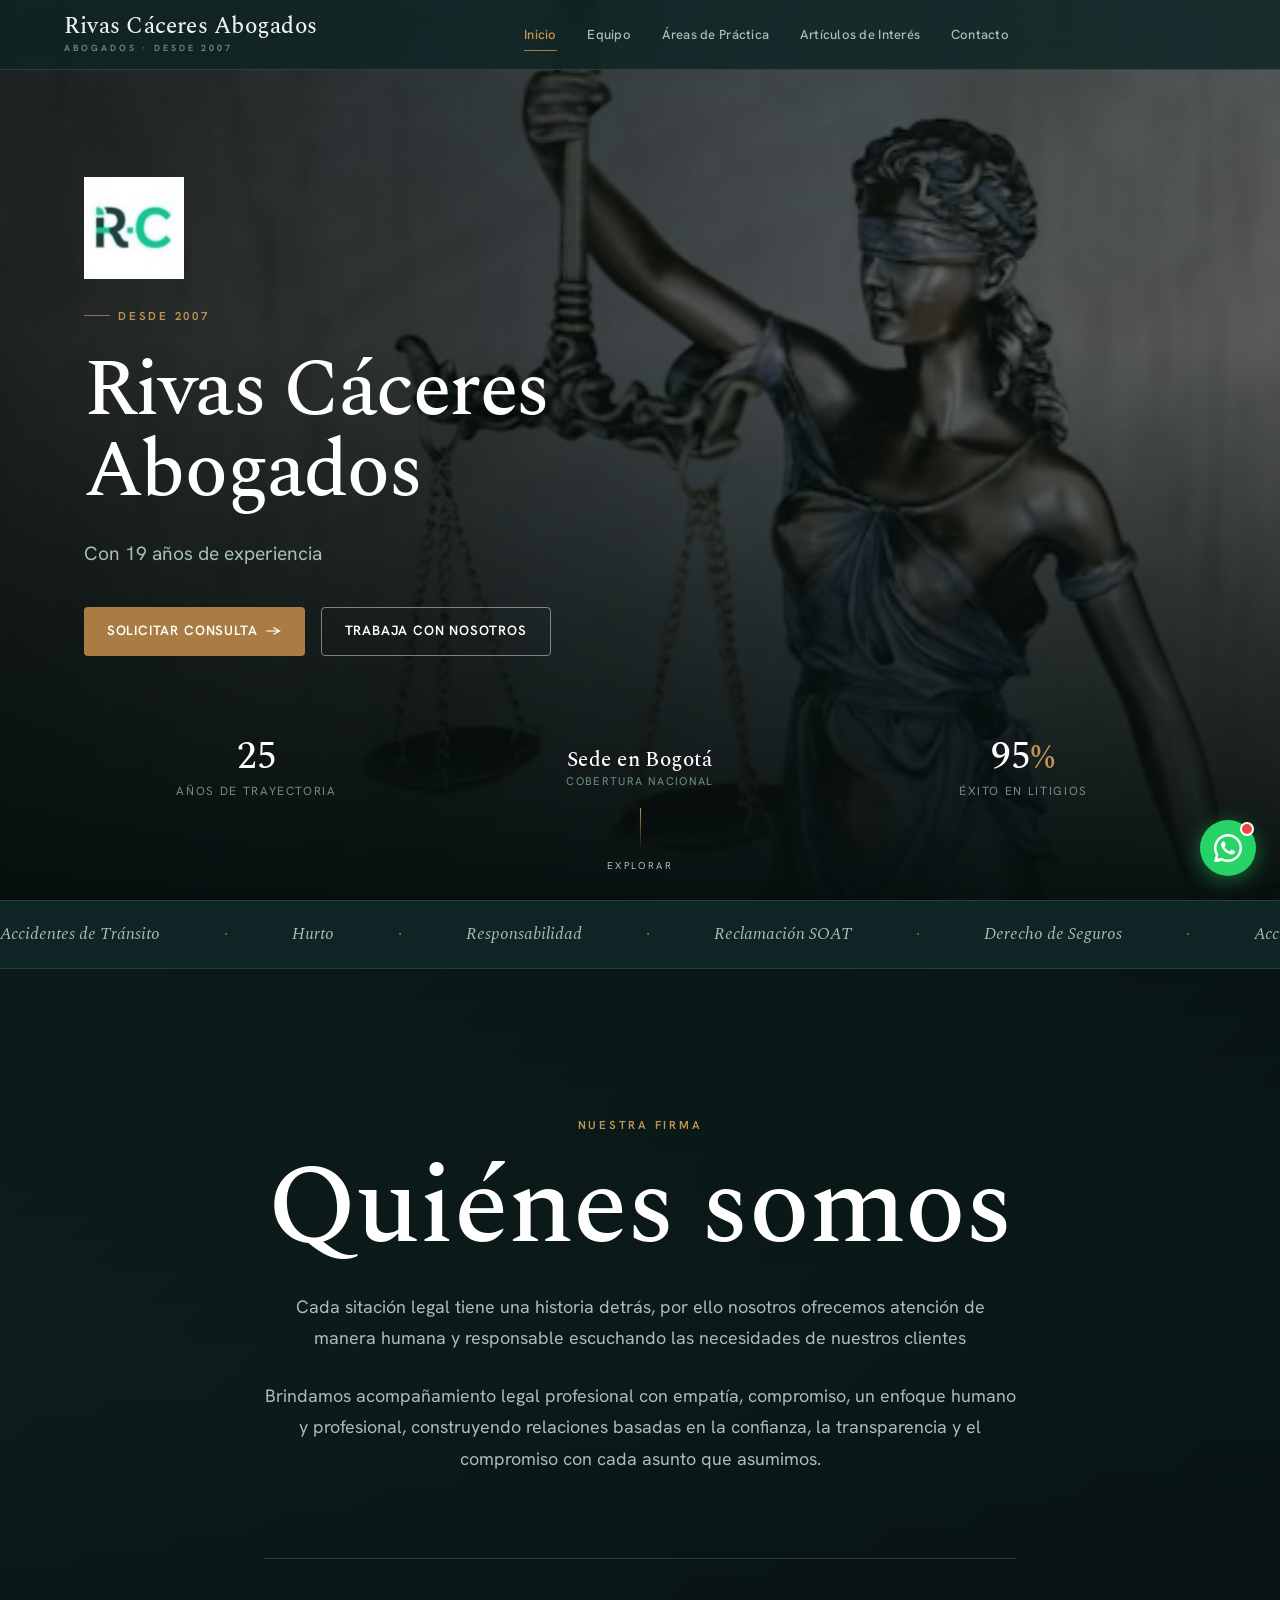
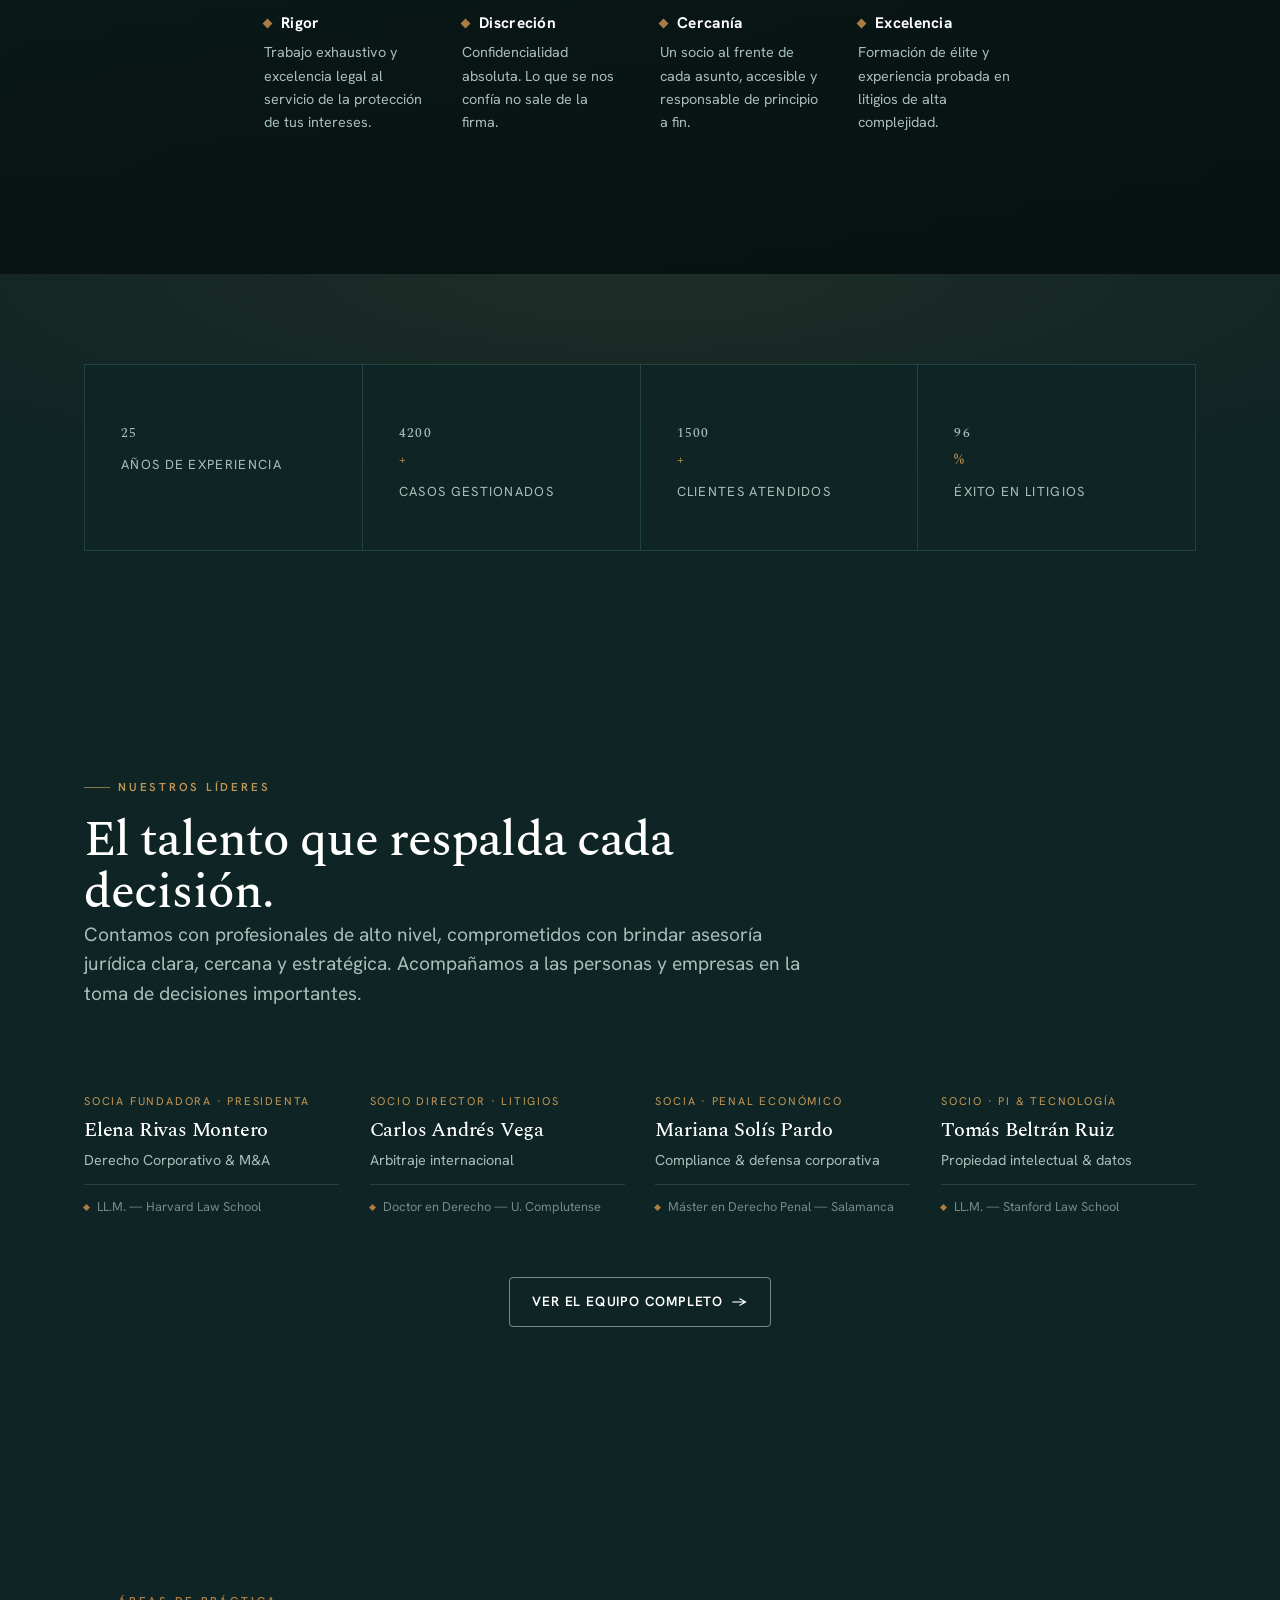
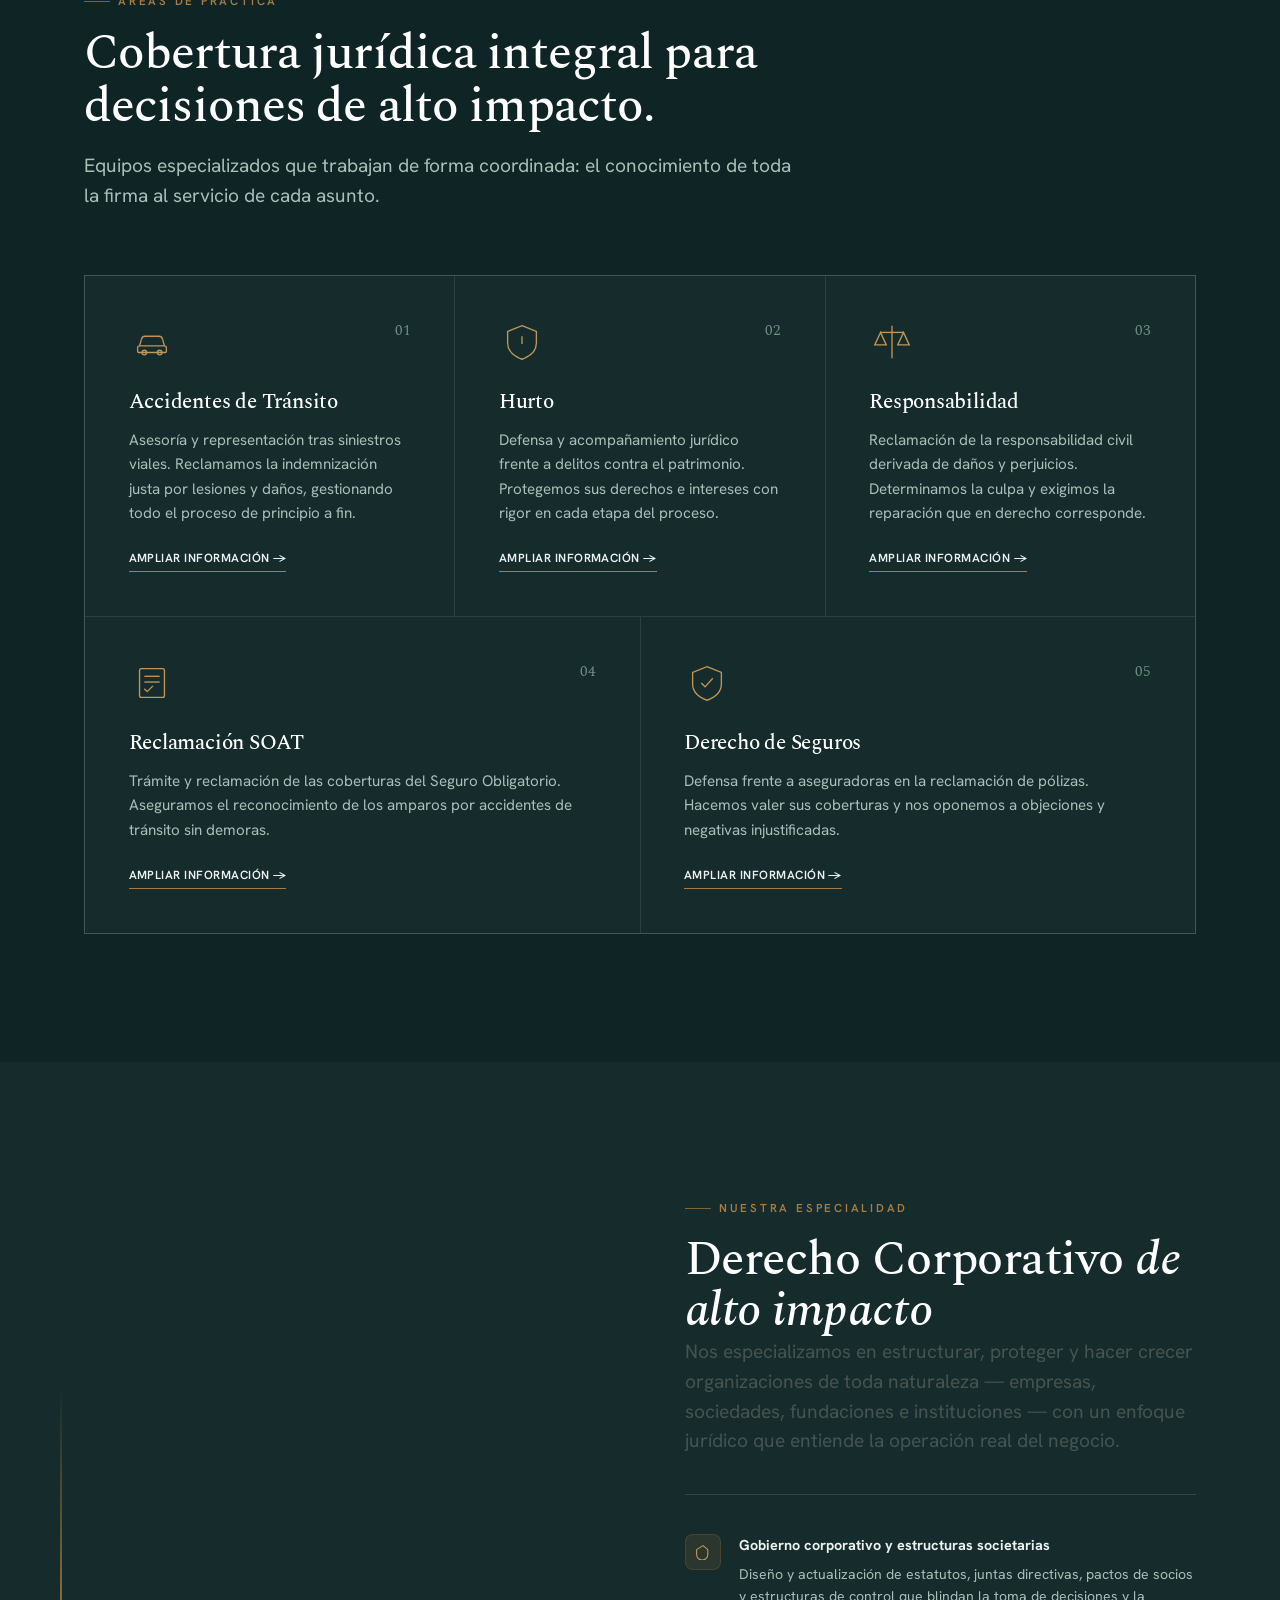
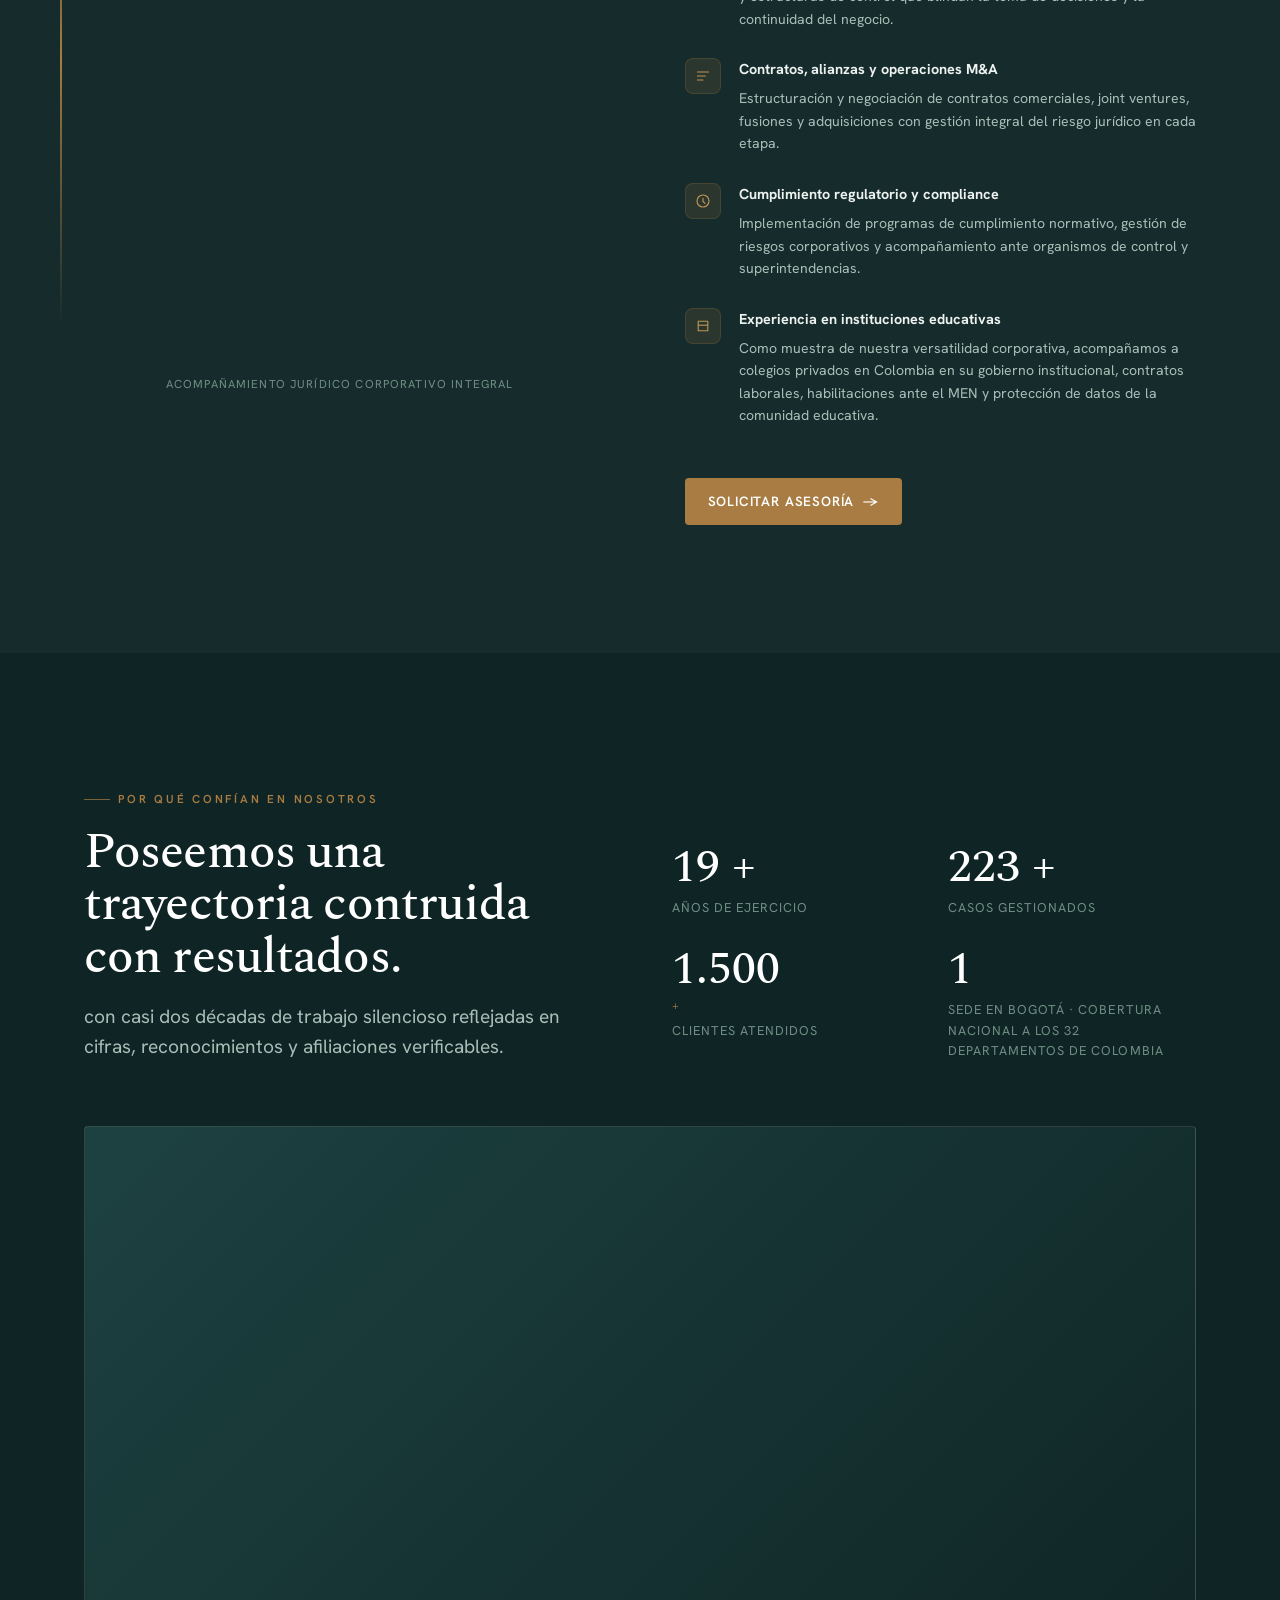
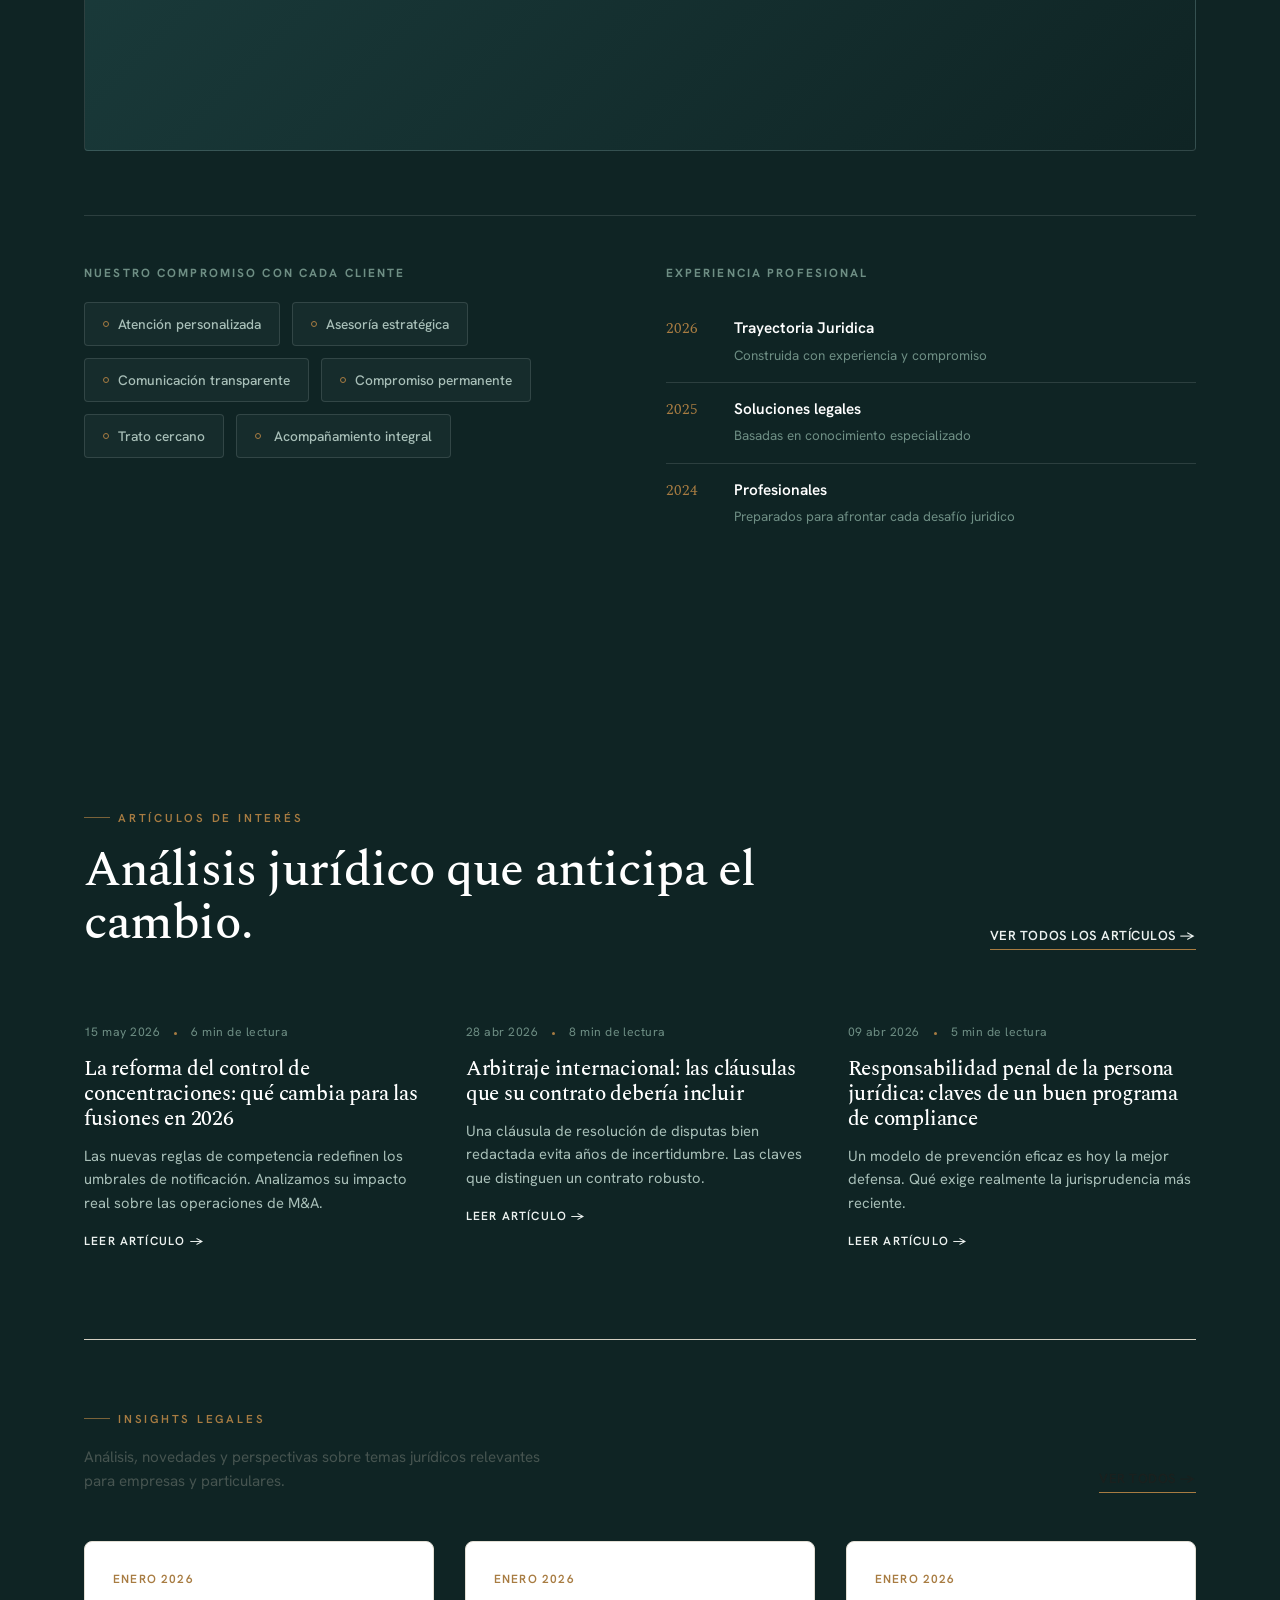
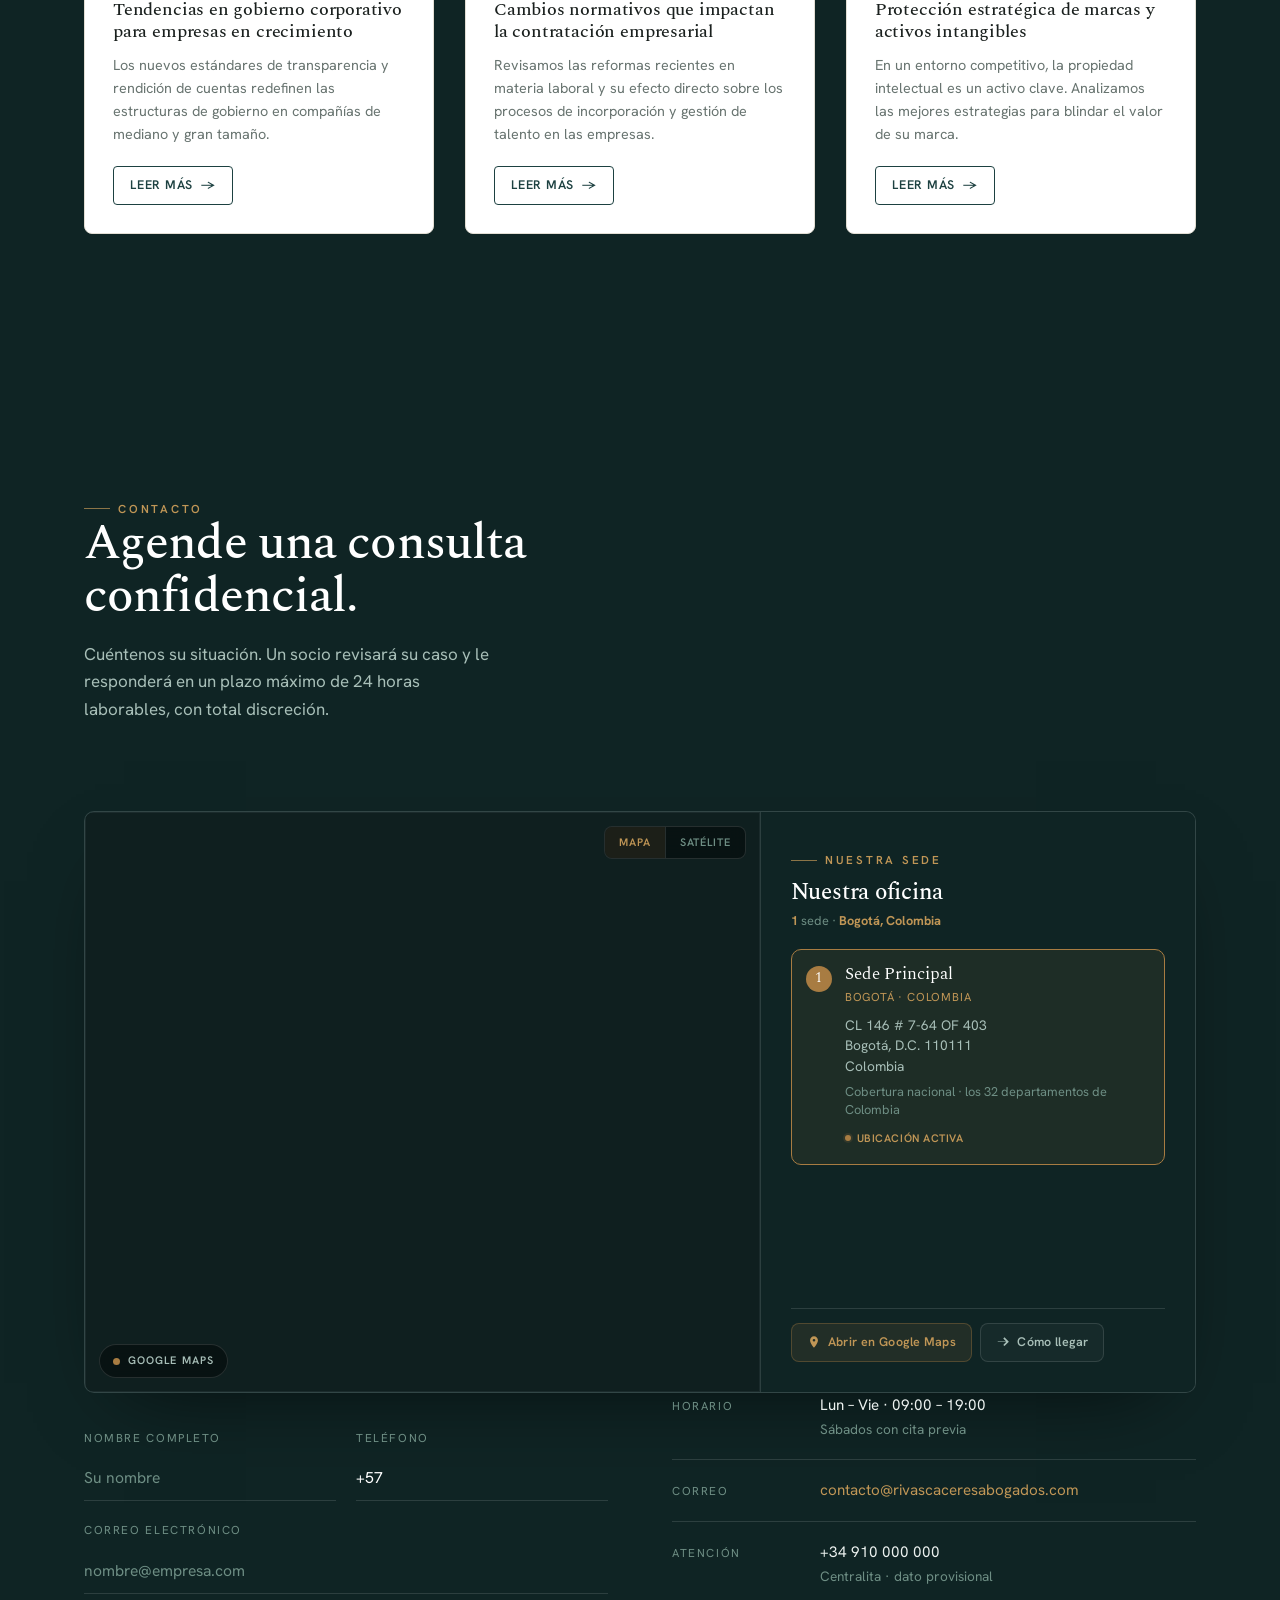
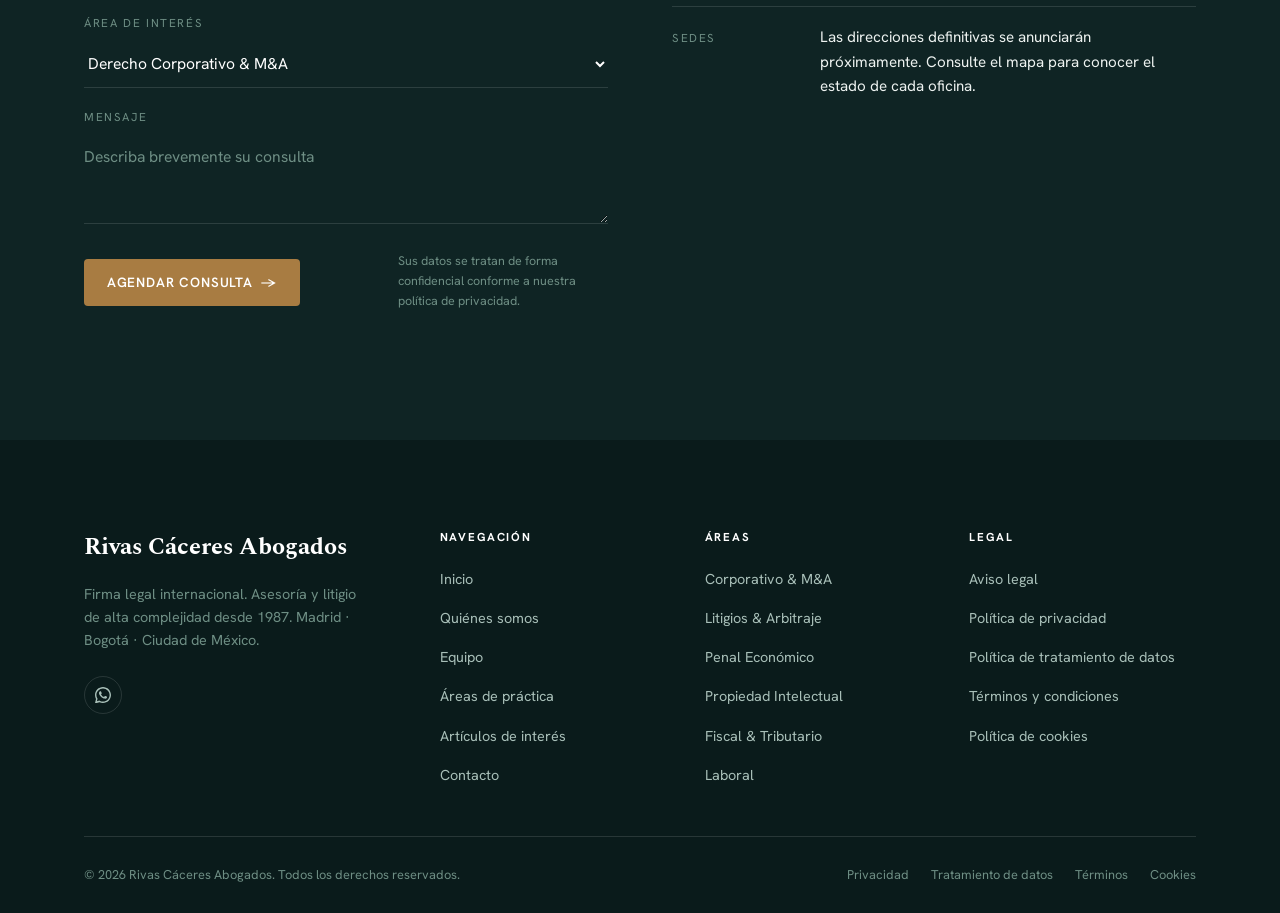
<file: index.html>
<!DOCTYPE html>
<html lang="es">
<head>
<meta charset="UTF-8" />
<meta name="viewport" content="width=device-width, initial-scale=1" />
<title>Rivas Cáceres Abogados — Firma legal internacional | Derecho corporativo y litigios</title>
<meta name="description" content="Firma legal internacional con 38 años de experiencia en asesoría y litigio de alta complejidad. Sedes en Madrid, Bogotá y Ciudad de México. Solicite su consulta." />
<meta name="robots" content="index, follow" />
<meta name="author" content="Rivas Cáceres Abogados" />
<meta name="theme-color" content="#1D4141" />
<link rel="canonical" href="https://www.rivasyasociados.com/" />

<!-- Open Graph -->
<meta property="og:type" content="website" />
<meta property="og:site_name" content="Rivas Cáceres Abogados" />
<meta property="og:title" content="Rivas Cáceres Abogados — Firma legal internacional" />
<meta property="og:description" content="38 años defendiendo a empresas y patrimonios. Asesoría y litigio de alta complejidad en tres continentes." />
<meta property="og:locale" content="es_ES" />
<meta property="og:url" content="https://www.rivasyasociados.com/" />
<meta name="twitter:card" content="summary_large_image" />
<meta name="twitter:title" content="Rivas Cáceres Abogados — Firma legal internacional" />
<meta name="twitter:description" content="38 años de experiencia en asesoría y litigio de alta complejidad." />

<link rel="preconnect" href="https://fonts.googleapis.com" />
<link rel="preconnect" href="https://fonts.gstatic.com" crossorigin />
<link href="https://fonts.googleapis.com/css2?family=Spectral:ital,wght@0,300;0,400;0,500;0,600;1,400;1,500&family=Hanken+Grotesk:wght@400;500;600;700&family=Cormorant+Garamond:wght@400;500;600&family=Libre+Caslon+Display&display=swap" rel="stylesheet" />
<link rel="stylesheet" href="styles.css" />
<link rel="stylesheet" href="blocks.css" />
<link rel="stylesheet" href="contact-map.css" />
<link rel="stylesheet" href="careers.css" />
<link rel="stylesheet" href="article-modal.css" />

<script type="application/ld+json">
{
  "@context": "https://schema.org",
  "@type": "LegalService",
  "name": "Rivas Cáceres Abogados",
  "description": "Firma legal internacional especializada en derecho corporativo, litigios y arbitraje de alta complejidad.",
  "foundingDate": "1987",
  "areaServed": ["ES", "CO", "MX"],
  "address": {
    "@type": "PostalAddress",
    "streetAddress": "Paseo de la Castellana 120",
    "addressLocality": "Madrid",
    "addressCountry": "ES"
  },
  "telephone": "+34 910 000 000",
  "email": "contacto@rivascaceresabogados.com"
}
</script>
</head>
<body>

<!-- ============================================= NAV -->
<header class="nav" data-screen-label="Navegación">
  <a class="brand" href="#inicio" aria-label="Rivas Cáceres Abogados, inicio">
    <span>
      <b>Rivas Cáceres Abogados</b>
      <small>ABOGADOS · DESDE 2007</small>
    </span>
  </a>
  <nav class="nav-links" aria-label="Principal">
    <a href="#inicio">Inicio</a>
    <a href="#equipo">Equipo</a>
    <a href="#areas">Áreas de Práctica</a>
    <a href="#articulos">Artículos de Interés</a>
    <a href="#contacto">Contacto</a>
  </nav>
  <div class="nav-cta">
    <button class="burger" aria-label="Abrir menú" aria-expanded="false"><span></span><span></span><span></span></button>
  </div>
</header>

<nav class="mobile-menu" aria-label="Menú móvil">
  <a href="#inicio"><span class="idx">01</span>Inicio</a>
  <a href="#equipo"><span class="idx">02</span>Equipo</a>
  <a href="#areas"><span class="idx">03</span>Áreas de Práctica</a>
  <a href="#articulos"><span class="idx">04</span>Artículos</a>
  <a href="#contacto"><span class="idx">05</span>Contacto</a>
  <a href="#contacto" class="btn btn--gold">Solicitar Consulta</a>
</nav>

<main>

<!-- ============================================= HERO · ATENCIÓN -->
<section class="hero" id="inicio" data-screen-label="Hero" data-block="hero" data-block-name="Hero">
  <div class="hero__media">
    <div class="hero__slides" id="hero-slides" role="img" aria-label="Imágenes corporativas de la firma"></div>
  </div>

  <div class="hero__inner wrap">
    <img src="logo.png" alt="Rivas Cáceres Abogados" class="hero__logo" />
    <span class="eyebrow">DESDE 2007</span>
    <h1 class="display">Rivas Cáceres Abogados</h1>
    <p class="hero__sub">Con 19 años de experiencia</p>
    <div class="hero__cta">
      <a href="#contacto" class="btn btn--gold">Solicitar Consulta <span class="arr">→</span></a>
      <button type="button" class="btn btn--ghost-light" data-careers-open>Trabaja con Nosotros</button>
    </div>
    <div class="hero__meta">
      <div class="stat"><b class="serif-num" data-count="25">19</b><span>Años de trayectoria</span></div>
      <div class="stat stat--text"><span>Sede en Bogotá</span><span>Cobertura Nacional</span></div>
      <div class="stat"><b class="serif-num"><span data-count="95">0</span><span class="u">%</span></b><span>Éxito en litigios</span></div>
    </div>
  </div>

  <a href="#nosotros" class="scroll-cue" aria-label="Continuar">
    <span class="line"></span>
    Explorar
  </a>
</section>

<!-- ============================================= MARQUEE de reconocimiento -->
<div class="marquee" aria-hidden="true" data-block="marquee" data-block-name="Marquesina">
  <div class="marquee__track">
    <span>Accidentes de Tránsito</span><span>Hurto</span><span>Responsabilidad</span><span>Reclamación SOAT</span><span>Derecho de Seguros</span>
    <span>Accidentes de Tránsito</span><span>Hurto</span><span>Responsabilidad</span><span>Reclamación SOAT</span><span>Derecho de Seguros</span>
  </div>
</div>

<!-- ============================================= QUIÉNES SOMOS · INTERÉS -->
<section class="about" id="nosotros" data-screen-label="Quiénes somos" data-block="about" data-block-name="Quiénes somos">
  <div class="about__bg"></div>
  <div class="wrap about__content">
    <span class="eyebrow eyebrow--center reveal">Nuestra firma</span>
    <h2 class="about__title reveal d1">Quiénes somos</h2>
    <p class="about__lead reveal d2">Cada sitación legal tiene una historia detrás, por ello nosotros ofrecemos atención de manera humana y responsable escuchando las necesidades de nuestros clientes</p>
    <p class="about__lead reveal d2">Brindamos acompañamiento legal profesional con empatía, compromiso, un enfoque humano y profesional, construyendo relaciones basadas en la confianza, la transparencia y el compromiso con cada asunto que asumimos.</p>



    <div class="about__values reveal d3">
      <div class="v"><h4>Rigor</h4><p>Trabajo exhaustivo y excelencia legal al servicio de la protección de tus intereses.</p></div>
      <div class="v"><h4>Discreción</h4><p>Confidencialidad absoluta. Lo que se nos confía no sale de la firma.</p></div>
      <div class="v"><h4>Cercanía</h4><p>Un socio al frente de cada asunto, accesible y responsable de principio a fin.</p></div>
      <div class="v"><h4>Excelencia</h4><p>Formación de élite y experiencia probada en litigios de alta complejidad.</p></div>
    </div>
  </div>
</section>

<!-- ============================================= STATS · CONFIANZA strip -->
<section class="section--tight stats" data-screen-label="Cifras" data-block="stats" data-block-name="Cifras">
  <div class="wrap">
    <div class="stats__grid">
      <div class="stats__cell reveal"><b><span class="serif-num" data-count="25">19</span></b><span>Años de experiencia</span></div>
      <div class="stats__cell reveal d1"><b><span class="serif-num" data-count="4200">223</span><span class="u">+</span></b><span>Casos gestionados</span></div>
      <div class="stats__cell reveal d2"><b><span class="serif-num" data-count="1500">0</span><span class="u">+</span></b><span>Clientes atendidos</span></div>
      <div class="stats__cell reveal d3"><b><span class="serif-num" data-count="96">99</span><span class="u">%</span></b><span>Éxito en litigios</span></div>
    </div>
  </div>
</section>

<!-- ============================================= EQUIPO · DESEO -->
<section class="section team" id="equipo" data-screen-label="Equipo" data-block="team" data-block-name="Equipo">
  <div class="wrap">
    <div class="section-head reveal">
      <span class="eyebrow">Nuestros líderes</span>
      <h2 class="h2">El talento que respalda cada decisión.</h2>
      <p class="lead">Contamos con profesionales de alto nivel, comprometidos con brindar asesoría jurídica clara, cercana y estratégica. Acompañamos a las personas y empresas en la toma de decisiones importantes.</p>
    </div>
    <div class="team__grid">

      <article class="member reveal">
        <div class="member__photo">
          <image-slot id="team-1" shape="rect" fit="cover" placeholder="Retrato — Socia fundadora"></image-slot>
        </div>
        <div class="member__role">Socia Fundadora · Presidenta</div>
        <h3>Elena Rivas Montero</h3>
        <p class="spec">Derecho Corporativo &amp; M&amp;A</p>
        <p class="edu">LL.M. — Harvard Law School</p>
      </article>

      <article class="member reveal d1">
        <div class="member__photo">
          <image-slot id="team-2" shape="rect" fit="cover" placeholder="Retrato — Socio director"></image-slot>
        </div>
        <div class="member__role">Socio Director · Litigios</div>
        <h3>Carlos Andrés Vega</h3>
        <p class="spec">Arbitraje internacional</p>
        <p class="edu">Doctor en Derecho — U. Complutense</p>
      </article>

      <article class="member reveal d2">
        <div class="member__photo">
          <image-slot id="team-3" shape="rect" fit="cover" placeholder="Retrato — Socia"></image-slot>
        </div>
        <div class="member__role">Socia · Penal Económico</div>
        <h3>Mariana Solís Pardo</h3>
        <p class="spec">Compliance &amp; defensa corporativa</p>
        <p class="edu">Máster en Derecho Penal — Salamanca</p>
      </article>

      <article class="member reveal d3">
        <div class="member__photo">
          <image-slot id="team-4" shape="rect" fit="cover" placeholder="Retrato — Socio"></image-slot>
        </div>
        <div class="member__role">Socio · PI &amp; Tecnología</div>
        <h3>Tomás Beltrán Ruiz</h3>
        <p class="spec">Propiedad intelectual &amp; datos</p>
        <p class="edu">LL.M. — Stanford Law School</p>
      </article>

    </div>
    <div class="team__foot reveal">
      <a href="#contacto" class="btn btn--ghost-light">Ver el equipo completo <span class="arr">→</span></a>
    </div>
  </div>
</section>

<!-- ============================================= ÁREAS DE PRÁCTICA · INTERÉS -->
<section class="section areas" id="areas" data-screen-label="Áreas de práctica" data-block="areas" data-block-name="Áreas de Práctica">
  <div class="wrap">
    <div class="section-head reveal">
      <span class="eyebrow">Áreas de práctica</span>
      <h2 class="h2">Cobertura jurídica integral para decisiones de alto impacto.</h2>
      <p class="lead" style="margin-top:18px">Equipos especializados que trabajan de forma coordinada: el conocimiento de toda la firma al servicio de cada asunto.</p>
    </div>
    <div class="areas__grid reveal d1">

      <article class="area">
        <svg class="area__ico" viewBox="0 0 48 48" fill="none" stroke="currentColor" stroke-width="1.4" aria-hidden="true">
          <path d="M11 28 l2 -7 a4 4 0 0 1 4 -3 h14 a4 4 0 0 1 4 3 l2 7"/><rect x="9" y="28" width="30" height="7" rx="2"/><circle cx="16" cy="35" r="2.4"/><circle cx="32" cy="35" r="2.4"/>
        </svg>
        <span class="area__num serif-num">01</span>
        <h3>Accidentes de Tránsito</h3>
        <p>Asesoría y representación tras siniestros viales. Reclamamos la indemnización justa por lesiones y daños, gestionando todo el proceso de principio a fin.</p>
        <a href="#contacto" class="link-more">Ampliar información →</a>
      </article>

      <article class="area">
        <svg class="area__ico" viewBox="0 0 48 48" fill="none" stroke="currentColor" stroke-width="1.4" aria-hidden="true">
          <path d="M24 7 L39 13 V25 C39 34 32 39 24 42 C16 39 9 34 9 25 V13 Z"/><path d="M24 18 v8 M24 30 h.01"/>
        </svg>
        <span class="area__num serif-num">02</span>
        <h3>Hurto</h3>
        <p>Defensa y acompañamiento jurídico frente a delitos contra el patrimonio. Protegemos sus derechos e intereses con rigor en cada etapa del proceso.</p>
        <a href="#contacto" class="link-more">Ampliar información →</a>
      </article>

      <article class="area">
        <svg class="area__ico" viewBox="0 0 48 48" fill="none" stroke="currentColor" stroke-width="1.4" aria-hidden="true">
          <line x1="24" y1="7" x2="24" y2="41"/><line x1="12" y1="14" x2="36" y2="14"/><path d="M12 14 L6 27 H18 Z"/><path d="M36 14 L30 27 H42 Z"/>
        </svg>
        <span class="area__num serif-num">03</span>
        <h3>Responsabilidad</h3>
        <p>Reclamación de la responsabilidad civil derivada de daños y perjuicios. Determinamos la culpa y exigimos la reparación que en derecho corresponde.</p>
        <a href="#contacto" class="link-more">Ampliar información →</a>
      </article>

      <article class="area">
        <svg class="area__ico" viewBox="0 0 48 48" fill="none" stroke="currentColor" stroke-width="1.4" aria-hidden="true">
          <rect x="11" y="9" width="26" height="30" rx="2"/><line x1="16" y1="17" x2="32" y2="17"/><line x1="16" y1="23" x2="32" y2="23"/><path d="M16 30 l3 3 6 -6"/>
        </svg>
        <span class="area__num serif-num">04</span>
        <h3>Reclamación SOAT</h3>
        <p>Trámite y reclamación de las coberturas del Seguro Obligatorio. Aseguramos el reconocimiento de los amparos por accidentes de tránsito sin demoras.</p>
        <a href="#contacto" class="link-more">Ampliar información →</a>
      </article>

      <article class="area">
        <svg class="area__ico" viewBox="0 0 48 48" fill="none" stroke="currentColor" stroke-width="1.4" aria-hidden="true">
          <path d="M24 7 L39 13 V25 C39 34 32 39 24 42 C16 39 9 34 9 25 V13 Z"/><path d="M18 24 l4 4 8 -9"/>
        </svg>
        <span class="area__num serif-num">05</span>
        <h3>Derecho de Seguros</h3>
        <p>Defensa frente a aseguradoras en la reclamación de pólizas. Hacemos valer sus coberturas y nos oponemos a objeciones y negativas injustificadas.</p>
        <a href="#contacto" class="link-more">Ampliar información →</a>
      </article>

    </div>
  </div>
</section>

<!-- ============================================= NUESTRA ESPECIALIDAD -->
<section class="section especialidad" id="especialidad" data-screen-label="Nuestra Especialidad" data-block="especialidad" data-block-name="Nuestra Especialidad">
  <div class="wrap">
    <div class="esp__split">

      <!-- Imagen (arrastra tu foto aquí) -->
      <div class="esp__img reveal">
        <image-slot id="spec-main" shape="rounded" fit="cover" placeholder="Imagen corporativa · reunión de directivos, firma de contrato, sala de juntas"></image-slot>
        <div class="esp__img-caption">Acompañamiento jurídico corporativo integral</div>
      </div>

      <!-- Contenido -->
      <div class="esp__body">
        <div class="section-head reveal" style="margin-bottom:clamp(28px,3vw,44px)">
          <span class="eyebrow">Nuestra Especialidad</span>
          <h2 class="h2 esp__title reveal d1">Derecho Corporativo <em>de alto impacto</em></h2>
          <p class="lead reveal d2">Nos especializamos en estructurar, proteger y hacer crecer organizaciones de toda naturaleza — empresas, sociedades, fundaciones e instituciones — con un enfoque jurídico que entiende la operación real del negocio.</p>
        </div>

        <div class="esp__points reveal d2">
          <div class="esp__point">
            <span class="esp__point-icon" aria-hidden="true">
              <svg viewBox="0 0 20 20" fill="none"><path d="M10 2L2 7v6c0 3.87 3.13 7 7 7s7-3.13 7-7V7L10 2z" stroke="currentColor" stroke-width="1.4" stroke-linejoin="round"/></svg>
            </span>
            <div>
              <strong>Gobierno corporativo y estructuras societarias</strong>
              <p>Diseño y actualización de estatutos, juntas directivas, pactos de socios y estructuras de control que blindan la toma de decisiones y la continuidad del negocio.</p>
            </div>
          </div>
          <div class="esp__point">
            <span class="esp__point-icon" aria-hidden="true">
              <svg viewBox="0 0 20 20" fill="none"><path d="M3 5h14M3 10h10M3 15h7" stroke="currentColor" stroke-width="1.4" stroke-linecap="round"/></svg>
            </span>
            <div>
              <strong>Contratos, alianzas y operaciones M&amp;A</strong>
              <p>Estructuración y negociación de contratos comerciales, joint ventures, fusiones y adquisiciones con gestión integral del riesgo jurídico en cada etapa.</p>
            </div>
          </div>
          <div class="esp__point">
            <span class="esp__point-icon" aria-hidden="true">
              <svg viewBox="0 0 20 20" fill="none"><circle cx="10" cy="10" r="7.5" stroke="currentColor" stroke-width="1.4"/><path d="M10 6.5v4l2.5 2.5" stroke="currentColor" stroke-width="1.4" stroke-linecap="round"/></svg>
            </span>
            <div>
              <strong>Cumplimiento regulatorio y compliance</strong>
              <p>Implementación de programas de cumplimiento normativo, gestión de riesgos corporativos y acompañamiento ante organismos de control y superintendencias.</p>
            </div>
          </div>
          <div class="esp__point">
            <span class="esp__point-icon" aria-hidden="true">
              <svg viewBox="0 0 20 20" fill="none"><path d="M4 4h12v12H4z" stroke="currentColor" stroke-width="1.4" stroke-linejoin="round"/><path d="M4 9h12" stroke="currentColor" stroke-width="1.4"/></svg>
            </span>
            <div>
              <strong>Experiencia en instituciones educativas</strong>
              <p>Como muestra de nuestra versatilidad corporativa, acompañamos a colegios privados en Colombia en su gobierno institucional, contratos laborales, habilitaciones ante el MEN y protección de datos de la comunidad educativa.</p>
            </div>
          </div>
        </div>

        <div class="reveal d3" style="margin-top:clamp(32px,4vw,52px)">
          <a href="#contacto" class="btn btn--gold">Solicitar asesoría <span class="arr">→</span></a>
        </div>
      </div>

    </div>
  </div>
</section>

<!-- ============================================= CONFIANZA / CREDIBILIDAD · DESEO -->
<section class="section trust" data-screen-label="Confianza" data-block="trust" data-block-name="Confianza">
  <div class="wrap">
    <div class="trust__top">
      <div class="section-head reveal" style="margin-bottom:0">
        <span class="eyebrow">Por qué confían en nosotros</span>
        <h2 class="h2">Poseemos una trayectoria contruida con resultados.</h2>
        <p class="lead" style="margin-top:18px">con casi dos décadas de trabajo silencioso reflejadas en cifras, reconocimientos y afiliaciones verificables.</p>
      </div>
      <div class="trust__creds reveal d1">
        <div class="c"><b class="serif-num">19
+</b><span>Años de ejercicio</span></div>
        <div class="c"><b class="serif-num">223

+</b><span>Casos gestionados</span></div>
        <div class="c"><b class="serif-num">1.500<span class="u">+</span></b><span>Clientes atendidos</span></div>
        <div class="c"><b class="serif-num" data-count="1">0</b><span>Sede en Bogotá · Cobertura nacional a los 32 departamentos de Colombia</span></div>
      </div>
    </div>

    <figure class="trust__video reveal d1" data-video>
      <div class="trust__video-frame">
        <iframe src="https://www.youtube.com/embed/fhjoI8JW4tc?rel=0&modestbranding=1" allowfullscreen allow="accelerometer; autoplay; clipboard-write; encrypted-media; gyroscope; picture-in-picture"></iframe>
      </div>
    </figure>

    <div class="trust__bar">
      <div class="trust__col reveal">
        <h4>NUESTRO COMPROMISO CON CADA CLIENTE</h4>
        <ul class="assoc-list">
          <li>Atención personalizada</li>
          <li>Asesoría estratégica</li>
          <li>Comunicación transparente</li>
          <li>Compromiso permanente</li>
          <li>Trato cercano</li>
          <li> Acompañamiento integral</li>
        </ul>
      </div>
      <div class="trust__col reveal d1">
        <h4>EXPERIENCIA PROFESIONAL</h4>
        <ul class="award-list">
          <li><span class="yr serif-num">2026</span><span class="desc"><b>Trayectoria Juridica</b><span>Construida con experiencia y compromiso</span></span></li>
          <li><span class="yr serif-num">2025</span><span class="desc"><b>Soluciones legales</b><span>Basadas en conocimiento especializado</span></span></li>
          <li><span class="yr serif-num">2024</span><span class="desc"><b>Profesionales </b><span>Preparados para afrontar cada desafío juridico</span></span></li>
        </ul>
      </div>
    </div>
  </div>
</section>

<!-- ============================================= ARTÍCULOS · DESEO/SEO -->
<section class="section articles" id="articulos" data-screen-label="Artículos" data-block="articles" data-block-name="Artículos">
  <div class="wrap">
    <div class="articles__head reveal">
      <div class="section-head" style="margin-bottom:0">
        <span class="eyebrow">Artículos de interés</span>
        <h2 class="h2">Análisis jurídico que anticipa el cambio.</h2>
      </div>
      <a href="#" class="link-more" style="white-space:nowrap">Ver todos los artículos →</a>
    </div>
    <div class="articles__grid">

      <article class="post reveal">
        <a class="post__img" href="#">
          <span class="post__cat">Corporativo</span>
          <image-slot id="art-1" shape="rect" fit="cover" placeholder="Imagen del artículo"></image-slot>
        </a>
        <div class="post__meta"><span>15 may 2026</span><span class="dot"></span><span>6 min de lectura</span></div>
        <h3><a href="#" data-article-open="art-1">La reforma del control de concentraciones: qué cambia para las fusiones en 2026</a></h3>
        <p>Las nuevas reglas de competencia redefinen los umbrales de notificación. Analizamos su impacto real sobre las operaciones de M&amp;A.</p>
        <a href="#" class="read" data-article-open="art-1">Leer artículo →</a>
      </article>

      <article class="post reveal d1">
        <a class="post__img" href="#">
          <span class="post__cat">Litigios</span>
          <image-slot id="art-2" shape="rect" fit="cover" placeholder="Imagen del artículo"></image-slot>
        </a>
        <div class="post__meta"><span>28 abr 2026</span><span class="dot"></span><span>8 min de lectura</span></div>
        <h3><a href="#" data-article-open="art-2">Arbitraje internacional: las cláusulas que su contrato debería incluir</a></h3>
        <p>Una cláusula de resolución de disputas bien redactada evita años de incertidumbre. Las claves que distinguen un contrato robusto.</p>
        <a href="#" class="read" data-article-open="art-2">Leer artículo →</a>
      </article>

      <article class="post reveal d2">
        <a class="post__img" href="#">
          <span class="post__cat">Penal Económico</span>
          <image-slot id="art-3" shape="rect" fit="cover" placeholder="Imagen del artículo"></image-slot>
        </a>
        <div class="post__meta"><span>09 abr 2026</span><span class="dot"></span><span>5 min de lectura</span></div>
        <h3><a href="#" data-article-open="art-3">Responsabilidad penal de la persona jurídica: claves de un buen programa de compliance</a></h3>
        <p>Un modelo de prevención eficaz es hoy la mejor defensa. Qué exige realmente la jurisprudencia más reciente.</p>
        <a href="#" class="read" data-article-open="art-3">Leer artículo →</a>
      </article>

    </div>

    <!-- ── Insights Legales ─────────────────────────────────── -->
    <div class="insights reveal">
      <div class="insights__head">
        <div>
          <span class="eyebrow">Insights Legales</span>
          <p class="insights__desc">Análisis, novedades y perspectivas sobre temas jurídicos relevantes para empresas y particulares.</p>
        </div>
        <a href="#" class="link-more" style="white-space:nowrap">Ver todos →</a>
      </div>

      <div class="insights__grid">

        <article class="insight reveal">
          <a class="insight__img" href="#">
            <span class="insight__cat">Derecho Corporativo</span>
            <image-slot id="ins-1" shape="rect" fit="cover" placeholder="Imagen insight"></image-slot>
          </a>
          <div class="insight__body">
            <time class="insight__date">Enero 2026</time>
            <h3><a href="#" data-article-open="ins-1">Tendencias en gobierno corporativo para empresas en crecimiento</a></h3>
            <p>Los nuevos estándares de transparencia y rendición de cuentas redefinen las estructuras de gobierno en compañías de mediano y gran tamaño.</p>
            <a href="#" class="insight__btn btn btn--ghost" data-article-open="ins-1">Leer más <span class="arr">→</span></a>
          </div>
        </article>

        <article class="insight reveal d1">
          <a class="insight__img" href="#">
            <span class="insight__cat">Derecho Laboral</span>
            <image-slot id="ins-2" shape="rect" fit="cover" placeholder="Imagen insight"></image-slot>
          </a>
          <div class="insight__body">
            <time class="insight__date">Enero 2026</time>
            <h3><a href="#" data-article-open="ins-2">Cambios normativos que impactan la contratación empresarial</a></h3>
            <p>Revisamos las reformas recientes en materia laboral y su efecto directo sobre los procesos de incorporación y gestión de talento en las empresas.</p>
            <a href="#" class="insight__btn btn btn--ghost" data-article-open="ins-2">Leer más <span class="arr">→</span></a>
          </div>
        </article>

        <article class="insight reveal d2">
          <a class="insight__img" href="#">
            <span class="insight__cat">Propiedad Intelectual</span>
            <image-slot id="ins-3" shape="rect" fit="cover" placeholder="Imagen insight"></image-slot>
          </a>
          <div class="insight__body">
            <time class="insight__date">Enero 2026</time>
            <h3><a href="#" data-article-open="ins-3">Protección estratégica de marcas y activos intangibles</a></h3>
            <p>En un entorno competitivo, la propiedad intelectual es un activo clave. Analizamos las mejores estrategias para blindar el valor de su marca.</p>
            <a href="#" class="insight__btn btn btn--ghost" data-article-open="ins-3">Leer más <span class="arr">→</span></a>
          </div>
        </article>

      </div>
    </div>
    <!-- ── /Insights Legales ─────────────────────────────────── -->

  </div>
</section>
<section class="section contact" id="contacto" data-screen-label="Contacto" data-block="contact" data-block-name="Contacto">
  <div class="wrap">
    <div class="contact__intro reveal">
      <span class="eyebrow">Contacto</span>
      <h2 class="h2">Agende una consulta confidencial.</h2>
      <p class="contact__lead">Cuéntenos su situación. Un socio revisará su caso y le responderá en un plazo máximo de 24 horas laborables, con total discreción.</p>
    </div>

    <!-- ===== Mapa Google Maps · datos editables en contact-map.js ===== -->
    <div class="cmap reveal d1" data-cmap aria-label="Mapa sede principal Rivas &amp; Asociados">
      <div class="cmap__stage">
        <!-- El mapa (iframe + controles) lo inyecta contact-map.js -->
      </div>
      <aside class="cmap__side">
        <div class="cmap__side-head">
          <span class="eyebrow">Nuestra sede</span>
          <h3 class="cmap__side-title">Nuestra oficina</h3>
          <p class="cmap__count"></p>
        </div>
        <div class="cmap__list"></div>
        <p class="cmap__note"></p>
      </aside>
    </div>

    <div class="contact__grid">
    <div class="contact__form-side">
      <form class="form reveal d2" novalidate>
        <div class="field">
          <label for="f-nombre">Nombre completo</label>
          <input id="f-nombre" name="nombre" type="text" placeholder="Su nombre" required />
        </div>
        <div class="field">
          <label for="f-tel">Teléfono</label>
          <input id="f-tel" name="telefono" type="tel" placeholder="+57 ___ ___ ____" value="+57 " />
        </div>
        <div class="field full">
          <label for="f-email">Correo electrónico</label>
          <input id="f-email" name="email" type="email" placeholder="nombre@empresa.com" required />
        </div>
        <div class="field full">
          <label for="f-area">Área de interés</label>
          <select id="f-area" name="area">
            <option>Derecho Corporativo &amp; M&amp;A</option>
            <option>Litigios &amp; Arbitraje</option>
            <option>Derecho Penal Económico</option>
            <option>Propiedad Intelectual &amp; Tecnología</option>
            <option>Fiscal &amp; Tributario</option>
            <option>Derecho Laboral</option>
            <option>Otro / no estoy seguro</option>
          </select>
        </div>
        <div class="field full">
          <label for="f-msg">Mensaje</label>
          <textarea id="f-msg" name="mensaje" placeholder="Describa brevemente su consulta"></textarea>
        </div>
        <div class="form__submit">
          <button type="submit" class="btn btn--gold">Agendar Consulta <span class="arr">→</span></button>
          <p class="form__note">Sus datos se tratan de forma confidencial conforme a nuestra política de privacidad.</p>
        </div>
      </form>
    </div>

    <aside class="contact__info reveal d2">
      <dl class="contact__detailgrid">
        <div class="contact__detail">
          <dt>Horario</dt>
          <dd>Lun – Vie · 09:00 – 19:00<br/><span class="muted">Sábados con cita previa</span></dd>
        </div>
        <div class="contact__detail">
          <dt>Correo</dt>
          <dd><a href="mailto:contacto@rivascaceresabogados.com">contacto@rivascaceresabogados.com</a></dd>
        </div>
        <div class="contact__detail">
          <dt>Atención</dt>
          <dd>+34 910 000 000<br/><span class="muted">Centralita · dato provisional</span></dd>
        </div>
        <div class="contact__detail">
          <dt>Sedes</dt>
          <dd>Las direcciones definitivas se anunciarán próximamente. Consulte el mapa para conocer el estado de cada oficina.</dd>
        </div>
      </dl>
    </aside>
    </div>
  </div>
</section>

</main>

<!-- ============================================= FOOTER -->
<footer class="footer" data-screen-label="Footer">
  <div class="wrap">
    <div class="footer__top">
      <div class="footer__brand">
        <b>Rivas Cáceres Abogados</b>
        <p>Firma legal internacional. Asesoría y litigio de alta complejidad desde 1987. Madrid · Bogotá · Ciudad de México.</p>
        <div class="footer__socials">
          <a href="https://web.whatsapp.com/send?phone=573001034718" target="_blank" rel="noopener" aria-label="WhatsApp"><svg width="16" height="16" viewBox="0 0 24 24" fill="currentColor"><path d="M17.472 14.382c-.297-.149-1.758-.867-2.03-.967-.273-.099-.471-.148-.67.15-.197.297-.767.966-.94 1.164-.173.199-.347.223-.644.075-.297-.15-1.255-.463-2.39-1.475-.883-.788-1.48-1.761-1.653-2.059-.173-.297-.018-.458.13-.606.134-.133.298-.347.446-.52.149-.174.198-.298.298-.497.099-.198.05-.371-.025-.52-.075-.149-.669-1.612-.916-2.207-.242-.579-.487-.5-.669-.51-.173-.008-.371-.01-.57-.01-.198 0-.52.074-.792.372-.272.297-1.04 1.016-1.04 2.479 0 1.462 1.065 2.875 1.213 3.074.149.198 2.096 3.2 5.077 4.487.709.306 1.262.489 1.694.625.712.227 1.36.195 1.871.118.571-.085 1.758-.719 2.006-1.413.248-.694.248-1.289.173-1.413-.074-.124-.272-.198-.57-.347z"/><path d="M12 0C5.373 0 0 5.373 0 12c0 2.122.554 4.118 1.523 5.855L.057 23.882a.5.5 0 00.606.63l6.102-1.598A11.94 11.94 0 0012 24c6.627 0 12-5.373 12-12S18.627 0 12 0zm0 21.9a9.876 9.876 0 01-5.031-1.378l-.36-.214-3.733.979.996-3.638-.235-.374A9.861 9.861 0 012.1 12C2.1 6.533 6.533 2.1 12 2.1c5.467 0 9.9 4.433 9.9 9.9 0 5.467-4.433 9.9-9.9 9.9z"/></svg></a>
        </div>
      </div>
      <div class="footer__col">
        <h5>Navegación</h5>
        <ul>
          <li><a href="#inicio">Inicio</a></li>
          <li><a href="#nosotros">Quiénes somos</a></li>
          <li><a href="#equipo">Equipo</a></li>
          <li><a href="#areas">Áreas de práctica</a></li>
          <li><a href="#articulos">Artículos de interés</a></li>
          <li><a href="#contacto">Contacto</a></li>
        </ul>
      </div>
      <div class="footer__col">
        <h5>Áreas</h5>
        <ul>
          <li><a href="#areas">Corporativo &amp; M&amp;A</a></li>
          <li><a href="#areas">Litigios &amp; Arbitraje</a></li>
          <li><a href="#areas">Penal Económico</a></li>
          <li><a href="#areas">Propiedad Intelectual</a></li>
          <li><a href="#areas">Fiscal &amp; Tributario</a></li>
          <li><a href="#areas">Laboral</a></li>
        </ul>
      </div>
      <div class="footer__col">
        <h5>Legal</h5>
        <ul>
          <li><a href="#">Aviso legal</a></li>
          <li><a href="#">Política de privacidad</a></li>
          <li><a href="#">Política de tratamiento de datos</a></li>
          <li><a href="#">Términos y condiciones</a></li>
          <li><a href="#">Política de cookies</a></li>
        </ul>
      </div>
    </div>
    <div class="footer__bottom">
      <span>© <span id="year">2026</span> Rivas Cáceres Abogados. Todos los derechos reservados.</span>
      <div class="legal">
        <a href="#">Privacidad</a>
        <a href="#">Tratamiento de datos</a>
        <a href="#">Términos</a>
        <a href="#">Cookies</a>
      </div>
    </div>
  </div>
</footer>


<!-- ============================================= MODAL · LECTOR DE ARTÍCULOS -->
<div class="art-modal" id="art-modal" aria-hidden="true">
  <div class="art-modal__backdrop" data-art-close></div>
  <div class="art-modal__dialog" role="dialog" aria-modal="true" aria-labelledby="art-modal-title" tabindex="-1">
    <button type="button" class="art-modal__close" data-art-close aria-label="Cerrar">
      <svg viewBox="0 0 24 24" fill="none" stroke="currentColor" stroke-width="2" stroke-linecap="round"><path d="M6 6l12 12M18 6L6 18"/></svg>
    </button>
    <div class="art-modal__head">
      <div class="art-modal__meta">
        <span class="art-modal__cat"></span>
        <span class="art-modal__date"></span>
      </div>
      <h2 id="art-modal-title" class="art-modal__title"></h2>
    </div>
    <div class="art-modal__body"></div>
  </div>
</div>

<!-- ============================================= MODAL · TRABAJA CON NOSOTROS -->
<div class="careers" id="careers" aria-hidden="true">
  <div class="careers__backdrop" data-careers-close></div>
  <div class="careers__dialog" role="dialog" aria-modal="true" aria-labelledby="careers-title">
    <button type="button" class="careers__close" data-careers-close aria-label="Cerrar">
      <svg viewBox="0 0 24 24" fill="none" stroke="currentColor" stroke-width="2" stroke-linecap="round"><path d="M6 6l12 12M18 6L6 18"/></svg>
    </button>

    <div class="careers__head">
      <span class="eyebrow">Únase a la firma</span>
      <h2 id="careers-title">Trabaja con Nosotros</h2>
      <p>Déjenos sus datos y su currículum. Nuestro equipo de talento revisará su candidatura con total confidencialidad.</p>
    </div>

    <form class="careers__form" novalidate>
      <div class="cfield">
        <label for="c-nombre">Nombre <span class="req">*</span></label>
        <input id="c-nombre" name="nombre" type="text" placeholder="Su nombre" required />
      </div>
      <div class="cfield">
        <label for="c-apellido">Apellido <span class="req">*</span></label>
        <input id="c-apellido" name="apellido" type="text" placeholder="Sus apellidos" required />
      </div>
      <div class="cfield full">
        <label for="c-email">Correo electrónico <span class="req">*</span></label>
        <input id="c-email" name="email" type="email" placeholder="nombre@correo.com" required />
      </div>
      <div class="cfield">
        <label for="c-tel">Número de teléfono</label>
        <input id="c-tel" name="telefono" type="tel" placeholder="+34 ___ ___ ___" />
      </div>
      <div class="cfield">
        <label for="c-area">Área de interés</label>
        <select id="c-area" name="area">
          <option>Derecho Corporativo &amp; M&amp;A</option>
          <option>Litigios &amp; Arbitraje</option>
          <option>Derecho Penal Económico</option>
          <option>Propiedad Intelectual &amp; Tecnología</option>
          <option>Fiscal &amp; Tributario</option>
          <option>Derecho Laboral</option>
          <option>Prácticas / candidatura general</option>
        </select>
      </div>

      <div class="cfield full">
        <label for="cv-file">Adjuntar CV <span class="req">(PDF)</span></label>
        <label class="cdrop" for="cv-file">
          <input id="cv-file" name="cv" type="file" accept="application/pdf,.pdf" hidden />
          <span class="cdrop__prompt">
            <svg class="cdrop__ico" viewBox="0 0 24 24" fill="none" stroke="currentColor" stroke-width="1.6" stroke-linecap="round" stroke-linejoin="round"><path d="M12 16V4M7 9l5-5 5 5"/><path d="M5 16v2a2 2 0 0 0 2 2h10a2 2 0 0 0 2-2v-2"/></svg>
            <span class="cdrop__text">Arrastre su CV aquí o <b>haga clic para subirlo</b></span>
            <span class="cdrop__hint">Solo archivos PDF · máximo 10 MB</span>
          </span>
          <span class="cdrop__file">
            <span class="cdrop__badge">PDF</span>
            <span class="cdrop__meta">
              <span class="cdrop__name"></span>
              <span class="cdrop__size"></span>
            </span>
            <button type="button" class="cdrop__remove" aria-label="Quitar archivo">
              <svg viewBox="0 0 24 24" fill="none" stroke="currentColor" stroke-width="2" stroke-linecap="round"><path d="M6 6l12 12M18 6L6 18"/></svg>
            </button>
          </span>
        </label>
        <span class="cdrop__error" role="alert"></span>
      </div>

      <div class="careers__submit">
        <button type="submit" class="btn btn--gold">Enviar candidatura <span class="arr">→</span></button>
        <p class="careers__note">Sus datos se tratan de forma confidencial conforme a nuestra política de privacidad.</p>
      </div>
    </form>

    <div class="careers__success">
      <div class="ok">
        <svg viewBox="0 0 24 24" fill="none" stroke="currentColor" stroke-width="2" stroke-linecap="round" stroke-linejoin="round"><path d="M20 6L9 17l-5-5"/></svg>
      </div>
      <h3>Candidatura recibida</h3>
      <p>Gracias por su interés en Rivas Cáceres Abogados. Nuestro equipo de talento revisará su perfil y le contactará si encaja con alguno de nuestros procesos.</p>
      <button type="button" class="btn btn--gold" data-careers-close>Cerrar</button>
    </div>
  </div>
</div>

<script src="app.js"></script>
<script src="contact-map.js"></script>
<script src="careers.js"></script>
<script src="article-modal.js"></script>
<!-- ===== Widget WhatsApp ===== -->
<div id="wa-widget"></div>
<script src="whatsapp-widget.js"></script>

</body>
</html>
</file>
<file: styles.css>
/* =========================================================================
   Rivas & Asociados — Sistema visual
   Verde bosque profundo #1D4141 · blanco cálido · grises · dorado terrado
   Spectral (display serif) + Hanken Grotesk (sans)
   ========================================================================= */

:root {
  /* --- Color tokens (tweakable) --- */
  --navy-900: #0f2424;   /* verde bosque más oscuro */
  --navy-800: #162c2c;
  --navy-700: #1D4141;   /* color principal */
  --navy-600: #255252;
  --navy-500: #2e6565;

  --paper:    #f5f3ee;   /* warm off-white background */
  --paper-2:  #faf8f3;
  --line:     #e2ded4;   /* hairline on paper */
  --line-2:   #d4cfc2;

  --ink:      #1a201e;   /* near-black text, matiz verde */
  --ink-soft: #465450;
  --ink-mut:  #687470;

  --gold:     #a87c42;   /* dorado terrado, cálido con el verde */
  --gold-soft:#c09656;
  --gold-tint:rgba(168,124,66,0.14);

  --on-navy:      #edf2f0;
  --on-navy-soft: #a8bfb8;
  --on-navy-mut:  #6e8e84;
  --navy-line:    rgba(255,255,255,0.12);

  /* --- Type --- */
  --serif: 'Spectral', Georgia, 'Times New Roman', serif;
  --sans:  'Hanken Grotesk', system-ui, -apple-system, sans-serif;

  /* --- Geometry --- */
  --maxw: 1240px;
  --gutter: clamp(20px, 5vw, 64px);
  --radius: 4px;

  /* --- Motion --- */
  --ease: cubic-bezier(0.22, 0.61, 0.36, 1);

  /* hero overlay strength (tweakable) */
  --hero-overlay: 0.62;
}

/* ---------------------------------------------------------------- reset */
*, *::before, *::after { box-sizing: border-box; }
* { margin: 0; }
html { -webkit-text-size-adjust: 100%; scroll-behavior: smooth; }
@media (prefers-reduced-motion: reduce) { html { scroll-behavior: auto; } }

body {
  font-family: var(--sans);
  background: var(--navy-900);
  color: var(--on-navy);
  line-height: 1.6;
  font-size: 17px;
  -webkit-font-smoothing: antialiased;
  text-rendering: optimizeLegibility;
  overflow-x: hidden;
}

img { display: block; max-width: 100%; }
a { color: inherit; text-decoration: none; }
button { font: inherit; cursor: pointer; border: none; background: none; color: inherit; }
ul { list-style: none; padding: 0; }

/* ---------------------------------------------------------------- layout */
.wrap { width: 100%; max-width: var(--maxw); margin-inline: auto; padding-inline: var(--gutter); }
.section { padding-block: clamp(72px, 10vw, 132px); }
.section--tight { padding-block: clamp(56px, 7vw, 96px); }

/* ---------------------------------------------------------------- type */
h1, h2, h3, h4 { font-family: var(--serif); font-weight: 500; line-height: 1.08; letter-spacing: -0.01em; color: var(--ink); }
.display {
  font-size: clamp(2.6rem, 6.2vw, 5.1rem);
  font-weight: 500;
  line-height: 1.02;
  letter-spacing: -0.02em;
}
.h2 { font-size: clamp(2rem, 3.8vw, 3.1rem); letter-spacing: -0.018em; }
.h3 { font-size: clamp(1.35rem, 2vw, 1.7rem); }
.lead { font-size: clamp(1.08rem, 1.5vw, 1.32rem); line-height: 1.55; color: var(--ink-soft); font-weight: 400; }

.eyebrow {
  font-family: var(--sans);
  font-size: 0.72rem;
  font-weight: 600;
  letter-spacing: 0.24em;
  text-transform: uppercase;
  color: var(--gold);
  display: inline-flex;
  align-items: center;
  gap: 0.7em;
}
.eyebrow::before {
  content: "";
  width: 26px; height: 1px;
  background: var(--gold);
  opacity: 0.7;
}
.eyebrow--center::before { display: none; }

.section-head { max-width: 720px; margin-bottom: clamp(40px, 5vw, 64px); }
.section-head .h2 { margin-top: 18px; }
.section-head.center { margin-inline: auto; text-align: center; }

.serif-num { font-family: var(--serif); font-variant-numeric: lining-nums; }

/* ---------------------------------------------------------------- buttons */
.btn {
  display: inline-flex; align-items: center; justify-content: center; gap: 0.65em;
  padding: 0.95em 1.7em;
  font-family: var(--sans);
  font-size: 0.84rem; font-weight: 600;
  letter-spacing: 0.06em; text-transform: uppercase;
  border-radius: var(--radius);
  transition: background .35s var(--ease), color .35s var(--ease), border-color .35s var(--ease), transform .35s var(--ease);
  white-space: nowrap;
}
.btn .arr { transition: transform .35s var(--ease); }
.btn:hover .arr { transform: translateX(4px); }

.btn--gold { background: var(--gold); color: #fff; }
.btn--gold:hover { background: #9c7b41; }

.btn--navy { background: var(--navy-800); color: var(--on-navy); }
.btn--navy:hover { background: var(--navy-700); }

.btn--ghost { background: transparent; color: var(--ink); border: 1px solid var(--line-2); }
.btn--ghost:hover { border-color: var(--ink); }

.btn--ghost-light { background: transparent; color: #fff; border: 1px solid rgba(255,255,255,0.45); }
.btn--ghost-light:hover { background: rgba(255,255,255,0.08); border-color: #fff; }

.link-more {
  display: inline-flex; align-items: center; gap: 0.5em;
  font-size: 0.82rem; font-weight: 600; letter-spacing: 0.04em; text-transform: uppercase;
  color: var(--ink);
  border-bottom: 1px solid var(--gold);
  padding-bottom: 3px;
  transition: gap .35s var(--ease), color .35s var(--ease);
}
.link-more:hover { gap: 0.85em; color: var(--gold); }

/* ================================================================ NAV */
.nav {
  position: fixed; inset: 0 0 auto 0; z-index: 100;
  display: flex; align-items: center; justify-content: space-between;
  padding: 16px var(--gutter);
  background: rgba(15,36,36,0.82);
  backdrop-filter: blur(16px) saturate(140%);
  -webkit-backdrop-filter: blur(16px) saturate(140%);
  border-bottom: 1px solid var(--navy-line);
  transition: padding .4s var(--ease), box-shadow .4s var(--ease), background .4s var(--ease);
}
.nav.scrolled {
  background: rgba(15,36,36,0.94);
  padding-block: 11px;
  box-shadow: 0 10px 30px -18px rgba(15,36,36,0.5);
}
.brand { display: flex; align-items: baseline; gap: 0; line-height: 1; }
.brand b {
  font-family: var(--serif); font-weight: 500; font-size: 1.42rem;
  letter-spacing: 0.01em; color: var(--on-navy);
  transition: color .4s var(--ease);
}
.brand .amp { color: var(--gold); font-style: italic; padding-inline: 0.12em; }
.brand small {
  display: block; font-family: var(--sans); font-size: 0.56rem; font-weight: 600;
  letter-spacing: 0.34em; text-transform: uppercase; color: var(--on-navy-mut);
  margin-top: 5px; transition: color .4s var(--ease);
}

.nav-links { display: flex; align-items: center; gap: clamp(18px, 2.4vw, 40px); }
.nav-links a {
  font-size: 0.82rem; font-weight: 500; letter-spacing: 0.02em;
  color: var(--on-navy-soft); position: relative; padding: 6px 0;
  transition: color .3s var(--ease);
}
.nav-links a:hover { color: #fff; }
.nav-links a.active { color: var(--gold-soft); }
.nav-links a::after {
  content: ""; position: absolute; left: 0; bottom: 0; height: 1px; width: 0;
  background: var(--gold); transition: width .35s var(--ease);
}
.nav-links a:hover::after, .nav-links a.active::after { width: 100%; }

.nav-cta { display: flex; align-items: center; gap: 14px; }

.burger { display: none; flex-direction: column; gap: 5px; padding: 8px; }
.burger span { width: 24px; height: 2px; background: var(--on-navy); transition: background .3s, transform .3s, opacity .3s; }

/* mobile menu */
.mobile-menu {
  position: fixed; inset: 0; z-index: 99;
  background: var(--navy-900);
  display: flex; flex-direction: column; justify-content: center;
  padding: var(--gutter);
  transform: translateY(-100%);
  transition: transform .5s var(--ease);
}
.mobile-menu.open { transform: translateY(0); }
.mobile-menu a {
  font-family: var(--serif); font-size: clamp(1.8rem, 7vw, 2.6rem); color: var(--on-navy);
  padding: 0.32em 0; border-bottom: 1px solid var(--navy-line);
}
.mobile-menu a .idx { font-family: var(--sans); font-size: 0.7rem; color: var(--gold); letter-spacing: 0.2em; margin-right: 1em; vertical-align: middle; }
.mobile-menu .btn { margin-top: 32px; align-self: flex-start; }

/* ================================================================ HERO */
.hero { position: relative; min-height: 100svh; display: flex; align-items: flex-end; color: #fff; overflow: hidden; }
.hero__media {
  position: absolute; inset: 0; z-index: 0;
  background:
    radial-gradient(120% 80% at 72% 16%, rgba(168,124,66,0.18), transparent 52%),
    radial-gradient(90% 75% at 14% 96%, rgba(29,65,65,0.55), transparent 60%),
    linear-gradient(135deg, #162c2c 0%, #0f2424 52%, #060e0e 100%);
}
.hero__slides { position: absolute; inset: 0; }
.hero__slide {
  position: absolute; inset: 0; width: 100%; height: 100%;
  object-fit: cover; object-position: center;
  opacity: 0; transform: scale(1.06);
  transition: opacity 1.6s var(--ease);
  will-change: opacity, transform;
}
.hero__slide.is-active {
  opacity: 1;
  animation: heroKenBurns 9s ease-out forwards;
}
@keyframes heroKenBurns {
  from { transform: scale(1.06); }
  to   { transform: scale(1.14); }
}
@media (prefers-reduced-motion: reduce) {
  .hero__slide { transition: opacity .6s linear; }
  .hero__slide.is-active { animation: none; transform: scale(1.06); }
}
.hero__media::after {
  content: ""; position: absolute; inset: 0; z-index: 1;
  background:
    linear-gradient(180deg, rgba(6,14,14,0.52) 0%, rgba(6,14,14,0.40) 38%, rgba(6,14,14,0.72) 70%, rgba(6,14,14,0.98) 100%),
    linear-gradient(75deg, rgba(6,14,14,0.82) 0%, rgba(6,14,14,0.46) 52%, rgba(6,14,14,0.12) 100%);
}
.hero__badge {
  position: absolute; top: clamp(96px, 14vh, 150px); right: var(--gutter); z-index: 3;
  display: flex; align-items: center; gap: 12px;
  padding: 12px 18px; border: 1px solid rgba(255,255,255,0.22);
  background: rgba(15,36,36,0.32); backdrop-filter: blur(6px); border-radius: var(--radius);
}
.hero__badge .stars { color: var(--gold-soft); letter-spacing: 2px; font-size: 0.7rem; }
.hero__badge b { font-family: var(--serif); font-size: 0.95rem; font-weight: 500; }
.hero__badge small { display: block; font-size: 0.6rem; letter-spacing: 0.16em; text-transform: uppercase; color: var(--on-navy-soft); }

.hero__inner { position: relative; z-index: 2; width: 100%; padding-bottom: clamp(70px, 11vh, 130px); padding-top: 140px; }
.hero__logo {
  display: block;
  height: 6.4rem;
  width: auto;
  margin-bottom: 18px;
  object-fit: contain;
}

.hero .eyebrow { color: var(--gold-soft); margin-bottom: 26px; }
.hero .eyebrow::before { background: var(--gold-soft); }
.hero .display { max-width: 16ch; color: #fff; }
.hero__sub { max-width: 48ch; margin-top: 26px; font-size: clamp(1.05rem, 1.5vw, 1.3rem); color: var(--on-navy-soft); line-height: 1.55; }
.hero__cta { display: flex; flex-wrap: wrap; gap: 16px; margin-top: 38px; }

.hero__meta {
  display: grid; grid-template-columns: repeat(3, 1fr); align-items: center; gap: clamp(16px, 3vw, 40px); margin-top: 52px;
  padding-top: 30px;
}
.hero__meta .stat { display: flex; flex-direction: column; align-items: center; text-align: center; gap: 6px; }
.hero__meta .stat b { font-family: var(--serif); font-size: clamp(1.7rem, 3vw, 2.4rem); font-weight: 500; display: block; line-height: 1; }
.hero__meta .stat > span { font-size: 0.74rem; letter-spacing: 0.14em; text-transform: uppercase; color: var(--on-navy-mut); }
.hero__meta .stat--text { display: flex; flex-direction: column; gap: 3px; justify-content: center; text-align: center; }
.hero__meta .stat b .u { color: var(--gold-soft); font-size: 0.8em; vertical-align: baseline; }
.hero__meta .stat--text span:first-child { font-family: var(--serif); font-size: clamp(1rem, 1.8vw, 1.3rem); font-weight: 500; color: #fff; letter-spacing: 0.02em; text-transform: none; line-height: 1.1; }
.hero__meta .stat--text span:last-child { font-size: 0.7rem; letter-spacing: 0.12em; text-transform: uppercase; color: var(--on-navy-mut); line-height: 1.4; }

.scroll-cue {
  position: absolute; left: 50%; bottom: 26px; transform: translateX(-50%); z-index: 3;
  display: flex; flex-direction: column; align-items: center; gap: 8px;
  font-size: 0.62rem; letter-spacing: 0.24em; text-transform: uppercase; color: var(--on-navy-soft);
}
.scroll-cue .line { width: 1px; height: 42px; background: linear-gradient(var(--gold-soft), transparent); position: relative; overflow: hidden; }
.scroll-cue .line::after { content: ""; position: absolute; top: -50%; left: 0; width: 100%; height: 50%; background: var(--gold-soft); animation: cue 2.2s var(--ease) infinite; }
@keyframes cue { 0% { top: -50%; } 60%,100% { top: 100%; } }

/* ================================================================ NÓMINA / MARQUEE */
.marquee { background: var(--navy-900); color: var(--on-navy-soft); border-block: 1px solid var(--navy-700); overflow: hidden; }
.marquee__track { display: flex; gap: 64px; padding: 20px 0; white-space: nowrap; width: max-content; animation: slide 38s linear infinite; }
.marquee:hover .marquee__track { animation-play-state: paused; }
.marquee__track span { font-family: var(--serif); font-size: 1.05rem; font-style: italic; color: var(--on-navy-soft); display: inline-flex; align-items: center; gap: 64px; }
.marquee__track span::after { content: "·"; color: var(--gold); }
@keyframes slide { to { transform: translateX(-50%); } }

/* ================================================================ QUIÉNES SOMOS */
.about { position: relative; isolation: isolate; overflow: hidden; padding-block: clamp(80px, 11vw, 160px); color: #fff; }
.about__bg { position: absolute; inset: 0; z-index: -2; background: linear-gradient(135deg, var(--navy-700), var(--navy-900)); }
.about__bg image-slot { width: 100%; height: 100%; }
.about::after {
  content: ""; position: absolute; inset: 0; z-index: -1; pointer-events: none;
  background:
    linear-gradient(180deg, rgba(6,14,14,0.78) 0%, rgba(6,14,14,0.70) 45%, rgba(6,14,14,0.86) 100%);
}
.about__content { max-width: 880px; margin-inline: auto; text-align: center; }
.about__title {
  font-family: var(--serif); font-weight: 500; line-height: 1.02; color: #fff;
  font-size: clamp(3.2rem, 9vw, 7rem); letter-spacing: -0.01em; margin-top: 14px;
}
.about .eyebrow--center { color: var(--gold-soft); }
.about .eyebrow--center::before, .about .eyebrow--center::after { background: var(--gold-soft); }
.about__lead {
  color: var(--on-navy-soft); margin-top: 26px; font-size: clamp(1.02rem, 1.4vw, 1.18rem);
  line-height: 1.75; max-width: 760px; margin-inline: auto;
}
.about__cta { margin-top: 40px; display: flex; justify-content: center; }
.about__values {
  display: grid; grid-template-columns: repeat(4, 1fr); gap: 32px 40px;
  margin-top: clamp(56px, 7vw, 84px); padding-top: clamp(40px, 5vw, 56px);
  border-top: 1px solid rgba(255,255,255,0.14); text-align: left;
}
.about__values .v h4 { font-family: var(--sans); font-size: 0.96rem; font-weight: 700; letter-spacing: 0.02em; color: #fff; display: flex; align-items: center; gap: 10px; }
.about__values .v h4::before { content: ""; width: 7px; height: 7px; background: var(--gold); transform: rotate(45deg); flex: none; }
.about__values .v p { font-size: 0.9rem; margin-top: 10px; color: var(--on-navy-soft); line-height: 1.6; }

/* ================================================================ STATS / CONFIANZA strip */
.stats { background: var(--navy-900); color: var(--on-navy); position: relative; }
.stats::before { content: ""; position: absolute; inset: 0; background: radial-gradient(120% 100% at 50% 0%, rgba(168,124,66,0.10), transparent 60%); pointer-events: none; }
.stats__grid { display: grid; grid-template-columns: repeat(4, 1fr); gap: 1px; background: var(--navy-700); border: 1px solid var(--navy-700); }
.stats__cell { background: var(--navy-900); padding: clamp(28px, 4vw, 48px) clamp(20px, 3vw, 36px); position: relative; }
.stats__cell b { font-family: var(--serif); font-size: clamp(2.6rem, 5vw, 3.9rem); font-weight: 500; line-height: 1; color: #fff; display: block; }
.stats__cell b .u { color: var(--gold-soft); }
.stats__cell span { display: block; margin-top: 14px; font-size: 0.82rem; letter-spacing: 0.1em; text-transform: uppercase; color: var(--on-navy-soft); }

/* ================================================================ ÁREAS DE PRÁCTICA */
.areas { background: var(--navy-900); }
.areas__grid { display: grid; grid-template-columns: repeat(6, 1fr); gap: 1px; background: var(--navy-line); border: 1px solid var(--navy-line); }
.areas__grid .area { grid-column: span 2; }
.areas__grid .area:nth-child(4), .areas__grid .area:nth-child(5) { grid-column: span 3; }
.area {
  background: var(--navy-800); padding: clamp(30px, 3.4vw, 46px); position: relative;
  transition: background .4s var(--ease); display: flex; flex-direction: column; min-height: 300px;
}
.area:hover { background: var(--navy-700); }
.area__ico { width: 46px; height: 46px; color: var(--gold-soft); transition: color .4s var(--ease); }
.area:hover .area__ico { color: var(--gold); }
.area__num { position: absolute; top: clamp(30px,3.4vw,46px); right: clamp(30px,3.4vw,46px); font-family: var(--serif); font-size: 0.95rem; color: var(--on-navy-mut); }
.area h3 { font-size: 1.32rem; margin-top: 26px; color: #fff; }
.area p { font-size: 0.95rem; color: var(--on-navy-soft); margin-top: 14px; flex: 1; }
.area .link-more { margin-top: 24px; align-self: flex-start; font-size: 0.74rem; color: var(--on-navy); }
.areas .section-head .h2 { color: #fff; }
.areas .section-head .lead { color: var(--on-navy-soft); }
.area::after { content: ""; position: absolute; left: 0; bottom: 0; height: 2px; width: 0; background: var(--gold); transition: width .45s var(--ease); }
.area:hover::after { width: 100%; }

/* ================================================================ EQUIPO */
.team { background: var(--navy-900); color: var(--on-navy); }
.team .eyebrow { color: var(--gold-soft); }
.team .eyebrow::before { background: var(--gold-soft); }
.team .section-head .h2 { color: #fff; }
.team .section-head .lead { color: var(--on-navy-soft); }
.team__grid { display: grid; grid-template-columns: repeat(4, 1fr); gap: clamp(20px, 2.4vw, 32px); }
.member { }
.member__photo { position: relative; overflow: hidden; background: linear-gradient(160deg, var(--navy-700), #060e0e); }
.member__photo image-slot { width: 100%; aspect-ratio: 3/4; filter: grayscale(1) contrast(1.02); transition: filter .5s var(--ease); }
.member:hover .member__photo image-slot { filter: grayscale(0) contrast(1); }
.member__photo::after { content: ""; position: absolute; inset: 0; box-shadow: inset 0 -70px 60px -40px rgba(6,14,14,0.9); pointer-events: none; }
.member__role { font-size: 0.7rem; letter-spacing: 0.16em; text-transform: uppercase; color: var(--gold-soft); margin-top: 20px; }
.member h3 { font-size: 1.28rem; color: #fff; margin-top: 8px; }
.member .spec { font-size: 0.9rem; color: var(--on-navy-soft); margin-top: 8px; }
.member .edu { font-size: 0.8rem; color: var(--on-navy-mut); margin-top: 12px; padding-top: 12px; border-top: 1px solid var(--navy-line); display: flex; align-items: center; gap: 8px; }
.member .edu::before { content: ""; width: 5px; height: 5px; background: var(--gold); transform: rotate(45deg); flex: none; }
.team__foot { margin-top: clamp(40px, 5vw, 60px); display: flex; justify-content: center; }

/* ================================================================ NUESTRA ESPECIALIDAD */
.especialidad { background: var(--navy-800); }

.esp__split {
  display: grid;
  grid-template-columns: 1fr 1fr;
  gap: clamp(48px, 7vw, 96px);
  align-items: center;
}

/* Imagen */
.esp__img {
  position: relative;
}
.esp__img image-slot {
  display: block;
  width: 100%;
  aspect-ratio: 4/5;
  border-radius: var(--radius);
  overflow: hidden;
}
.esp__img-caption {
  margin-top: 14px;
  font-size: 0.72rem;
  letter-spacing: 0.1em;
  text-transform: uppercase;
  color: var(--on-navy-mut);
  text-align: center;
}
/* Línea dorada lateral */
.esp__img::before {
  content: "";
  position: absolute;
  left: -24px;
  top: 10%;
  height: 80%;
  width: 2px;
  background: linear-gradient(to bottom, transparent, var(--gold), transparent);
  border-radius: 2px;
}

/* Texto */
.esp__title {
  font-family: var(--serif);
  font-size: clamp(2rem, 3.8vw, 3rem);
  font-weight: 500;
  line-height: 1.06;
  letter-spacing: -0.01em;
  color: #fff;
  margin-top: 18px;
}
.spec__title em {
  font-style: italic;
  color: var(--gold-soft);
}

/* Puntos clave */
.esp__points {
  display: flex;
  flex-direction: column;
  gap: 28px;
  border-top: 1px solid var(--navy-line);
  padding-top: clamp(28px, 3vw, 40px);
}
.esp__point {
  display: flex;
  gap: 18px;
  align-items: flex-start;
}
.esp__point-icon {
  flex-shrink: 0;
  width: 36px;
  height: 36px;
  border-radius: 8px;
  background: var(--gold-tint);
  border: 1px solid rgba(168,124,66,0.22);
  display: grid;
  place-items: center;
  color: var(--gold-soft);
}
.esp__point-icon svg { width: 16px; height: 16px; }
.esp__point strong {
  display: block;
  font-family: var(--sans);
  font-size: 0.9rem;
  font-weight: 700;
  color: var(--on-navy);
  margin-bottom: 6px;
}
.esp__point p {
  font-size: 0.88rem;
  color: var(--on-navy-soft);
  line-height: 1.6;
  margin: 0;
}

/* Responsive */
@media (max-width: 860px) {
  .esp__split { grid-template-columns: 1fr; }
  .esp__img::before { display: none; }
  .esp__img image-slot { aspect-ratio: 16/9; }
}

/* ================================================================ CONFIANZA / CREDIBILIDAD */
.trust { background: var(--navy-900); }
.trust .section-head .h2 { color: #fff; }
.trust .section-head .lead { color: var(--on-navy-soft); }
.trust__top { display: grid; grid-template-columns: 1fr 1fr; gap: clamp(36px, 5vw, 72px); align-items: end; margin-bottom: clamp(44px, 5vw, 64px); }
.trust__creds { display: grid; grid-template-columns: repeat(2, 1fr); gap: 28px; }
.trust__creds .c b { font-family: var(--serif); font-size: clamp(2.2rem, 3.6vw, 3rem); font-weight: 500; line-height: 1; color: #fff; display: block; }
.trust__creds .c b .u { color: var(--gold); }
.trust__creds .c span { font-size: 0.8rem; letter-spacing: 0.08em; text-transform: uppercase; color: var(--on-navy-mut); margin-top: 8px; display: block; }

.trust__bar { display: grid; grid-template-columns: 1fr 1fr; gap: clamp(28px, 4vw, 56px); padding-top: clamp(36px,4vw,52px); border-top: 1px solid var(--navy-line); }
.trust__video { margin: clamp(40px,5vw,60px) 0 clamp(44px,5vw,64px); }
.trust__video-frame { position: relative; aspect-ratio: 16/9; border: 1px solid var(--navy-line); border-radius: var(--radius); overflow: hidden; background: linear-gradient(135deg, var(--navy-700), var(--navy-900)); }
.trust__video-frame > video, .trust__video-frame > iframe { position: absolute; inset: 0; width: 100%; height: 100%; border: none; object-fit: cover; }
.trust__video-ph { position: absolute; inset: 0; display: flex; flex-direction: column; align-items: center; justify-content: center; gap: 16px; text-align: center; }
.trust__video-play { width: 70px; height: 70px; border-radius: 50%; border: 1px solid var(--gold); color: var(--gold-soft); display: grid; place-items: center; transition: background .35s var(--ease), color .35s var(--ease); }
.trust__video-play svg { width: 30px; height: 30px; margin-left: 3px; }
.trust__video:hover .trust__video-play { background: var(--gold); color: #fff; }
.trust__video-label { font-family: var(--serif); font-size: clamp(1.1rem, 1.6vw, 1.35rem); color: #fff; }
.trust__video-hint { font-size: 0.72rem; letter-spacing: 0.18em; text-transform: uppercase; color: var(--on-navy-mut); }
.trust__col h4 { font-family: var(--sans); font-size: 0.74rem; font-weight: 700; letter-spacing: 0.18em; text-transform: uppercase; color: var(--on-navy-mut); margin-bottom: 22px; }
.assoc-list { display: flex; flex-wrap: wrap; gap: 12px; }
.assoc-list li {
  border: 1px solid var(--navy-line); padding: 10px 18px; border-radius: var(--radius);
  font-size: 0.86rem; font-weight: 500; color: var(--on-navy-soft);
  display: flex; align-items: center; gap: 9px; background: var(--navy-800);
}
.assoc-list li::before { content: ""; width: 6px; height: 6px; border: 1px solid var(--gold); border-radius: 50%; flex: none; }
.award-list li { display: flex; gap: 16px; padding: 14px 0; border-bottom: 1px solid var(--navy-line); align-items: baseline; }
.award-list li:last-child { border-bottom: none; }
.award-list .yr { font-family: var(--serif); color: var(--gold); font-size: 0.95rem; flex: none; width: 52px; }
.award-list .desc b { display: block; font-size: 0.96rem; color: #fff; font-family: var(--sans); font-weight: 600; }
.award-list .desc span { font-size: 0.84rem; color: var(--on-navy-mut); }

/* ================================================================ TESTIMONIOS */
.tests { background: var(--navy-800); color: var(--on-navy); position: relative; overflow: hidden; }
.tests .mark { position: absolute; top: -40px; left: var(--gutter); font-family: var(--serif); font-size: 18rem; line-height: 1; color: rgba(255,255,255,0.04); pointer-events: none; }
.tests__grid { display: grid; grid-template-columns: repeat(3, 1fr); gap: clamp(28px, 3vw, 44px); position: relative; }
.quote { display: flex; flex-direction: column; }
.quote .stars { color: var(--gold-soft); letter-spacing: 3px; font-size: 0.78rem; margin-bottom: 22px; }
.quote blockquote { font-family: var(--serif); font-size: clamp(1.12rem, 1.5vw, 1.35rem); line-height: 1.5; color: var(--on-navy); font-weight: 300; }
.quote .by { margin-top: auto; padding-top: 26px; display: flex; align-items: center; gap: 14px; }
.quote .by .av { width: 42px; height: 42px; border-radius: 50%; background: var(--navy-600); border: 1px solid var(--navy-line); flex: none; display: grid; place-items: center; font-family: var(--serif); color: var(--gold-soft); font-size: 1rem; }
.quote .by b { display: block; font-family: var(--sans); font-size: 0.92rem; font-weight: 600; color: #fff; }
.quote .by span { font-size: 0.78rem; color: var(--on-navy-mut); }

/* ================================================================ ARTÍCULOS */
.articles { background: var(--navy-900); }
.articles__head .h2 { color: #fff; }
.articles__head .link-more { color: var(--on-navy); }
.articles__head { display: flex; align-items: flex-end; justify-content: space-between; gap: 24px; margin-bottom: clamp(36px,4vw,56px); }
.articles__grid { display: grid; grid-template-columns: repeat(3, 1fr); gap: clamp(24px, 2.6vw, 38px); }
.post { display: flex; flex-direction: column; }
.post__img { position: relative; overflow: hidden; background: linear-gradient(135deg, var(--navy-700), var(--navy-900)); }
.post__img image-slot { width: 100%; aspect-ratio: 16/11; transition: transform .6s var(--ease); }
.post:hover .post__img image-slot { transform: scale(1.04); }
.post__cat { position: absolute; top: 16px; left: 16px; z-index: 2; background: var(--navy-800); color: #fff; font-size: 0.66rem; font-weight: 600; letter-spacing: 0.14em; text-transform: uppercase; padding: 7px 13px; }
.post__meta { display: flex; gap: 14px; align-items: center; font-size: 0.76rem; color: var(--on-navy-mut); letter-spacing: 0.04em; margin-top: 22px; }
.post__meta .dot { width: 3px; height: 3px; border-radius: 50%; background: var(--gold); }
.post h3 { font-size: 1.3rem; margin-top: 14px; line-height: 1.2; color: #fff; transition: color .3s var(--ease); }
.post:hover h3 { color: var(--gold); }
.post p { font-size: 0.92rem; color: var(--on-navy-soft); margin-top: 12px; }
.post .read { margin-top: 18px; font-size: 0.74rem; font-weight: 600; letter-spacing: 0.1em; text-transform: uppercase; color: var(--on-navy); display: inline-flex; align-items: center; gap: 8px; }

/* ================================================================ CONTACTO */
.contact { background: var(--navy-900); color: var(--on-navy); }
.contact .eyebrow { color: var(--gold-soft); }
.contact .eyebrow::before { background: var(--gold-soft); }
.contact__grid { display: grid; grid-template-columns: 1fr 1fr; gap: clamp(40px, 5vw, 80px); }
.contact h2 { color: #fff; }
.contact__lead { color: var(--on-navy-soft); margin-top: 18px; max-width: 42ch; }

.form { margin-top: 36px; display: grid; grid-template-columns: 1fr 1fr; gap: 20px; }
.field { display: flex; flex-direction: column; gap: 8px; }
.field.full { grid-column: 1 / -1; }
.field label { font-size: 0.72rem; letter-spacing: 0.14em; text-transform: uppercase; color: var(--on-navy-mut); }
.field input, .field select, .field textarea {
  font-family: var(--sans); font-size: 0.98rem; color: #fff;
  background: transparent; border: none; border-bottom: 1px solid var(--navy-line);
  padding: 12px 0; transition: border-color .3s var(--ease);
}
.field textarea { resize: vertical; min-height: 90px; }
.field input::placeholder, .field textarea::placeholder { color: var(--on-navy-mut); }
.field input:focus, .field select:focus, .field textarea:focus { outline: none; border-color: var(--gold-soft); }
.field--error { border-bottom-color: #e05c5c !important; }
.field input.field--error, .field select.field--error, .field textarea.field--error { border-color: #e05c5c; }
.field select option { background: var(--navy-800); color: #fff; }
.form__submit { grid-column: 1 / -1; display: flex; align-items: center; justify-content: space-between; gap: 20px; flex-wrap: wrap; margin-top: 8px; }
.form__note { font-size: 0.78rem; color: var(--on-navy-mut); max-width: 30ch; }

.offices { display: grid; gap: 0; }
.office { padding: 22px 0; border-top: 1px solid var(--navy-line); display: grid; grid-template-columns: auto 1fr; gap: 20px; }
.office:first-child { border-top: none; padding-top: 0; }
.office .city { font-family: var(--serif); font-size: 1.15rem; color: #fff; display: flex; align-items: center; gap: 10px; }
.office .city::before { content: ""; width: 7px; height: 7px; background: var(--gold); transform: rotate(45deg); }
.office address { font-style: normal; font-size: 0.9rem; color: var(--on-navy-soft); line-height: 1.7; }
.office .ph { color: var(--gold-soft); font-size: 0.9rem; margin-top: 6px; display: block; }
.contact__hours { margin-top: 28px; padding-top: 24px; border-top: 1px solid var(--navy-line); display: flex; flex-wrap: wrap; gap: 30px; }
.contact__hours .hr b { display: block; font-size: 0.72rem; letter-spacing: 0.14em; text-transform: uppercase; color: var(--on-navy-mut); margin-bottom: 6px; }
.contact__hours .hr span { color: var(--on-navy); font-size: 0.92rem; }

/* ================================================================ FOOTER */
.footer { background: #0a1b1b; color: var(--on-navy-soft); padding-top: clamp(56px, 7vw, 88px); }
.footer__top { display: grid; grid-template-columns: 1.4fr 1fr 1fr 1fr; gap: clamp(28px, 3vw, 56px); padding-bottom: 48px; border-bottom: 1px solid var(--navy-line); }
.footer__brand b { font-family: var(--serif); font-size: 1.5rem; color: #fff; }
.footer__brand .amp { color: var(--gold); font-style: italic; }
.footer__brand p { font-size: 0.9rem; margin-top: 16px; max-width: 34ch; color: var(--on-navy-mut); }
.footer__socials { display: flex; gap: 12px; margin-top: 24px; }
.footer__socials a { width: 38px; height: 38px; border: 1px solid var(--navy-line); border-radius: 50%; display: grid; place-items: center; transition: border-color .3s, background .3s, color .3s; color: var(--on-navy-soft); }
.footer__socials a:hover { border-color: var(--gold); color: var(--gold-soft); }
.footer__col h5 { font-size: 0.72rem; font-weight: 700; letter-spacing: 0.16em; text-transform: uppercase; color: #fff; margin-bottom: 18px; }
.footer__col ul { display: grid; gap: 12px; }
.footer__col a { font-size: 0.9rem; color: var(--on-navy-soft); transition: color .3s; }
.footer__col a:hover { color: var(--gold-soft); }
.footer__bottom { display: flex; align-items: center; justify-content: space-between; gap: 18px; flex-wrap: wrap; padding-block: 28px; font-size: 0.8rem; color: var(--on-navy-mut); }
.footer__bottom .legal { display: flex; flex-wrap: wrap; gap: 22px; }
.footer__bottom .legal a:hover { color: var(--gold-soft); }

/* ================================================================ image-slot theming */
/* Default empty slots read as refined dark placeholders, not light-gray boxes */
image-slot::part(frame) {
  background:
    linear-gradient(135deg, var(--navy-800) 0%, var(--navy-900) 55%, #060e0e 100%);
}
image-slot::part(empty) { color: rgba(255,255,255,0.55); }

/* Hero: cinematic navy with a faint vignette + corporate sheen */
.about__bg image-slot::part(frame) {
  background: linear-gradient(135deg, var(--navy-700) 0%, var(--navy-900) 100%);
}

/* ================================================================ reveal anim */
.reveal { opacity: 0; transform: translateY(26px); transition: opacity .9s var(--ease), transform .9s var(--ease); }
.reveal.in { opacity: 1; transform: none; }
.reveal.d1 { transition-delay: .08s; }
.reveal.d2 { transition-delay: .16s; }
.reveal.d3 { transition-delay: .24s; }
.reveal.d4 { transition-delay: .32s; }
@media (prefers-reduced-motion: reduce) {
  .reveal { opacity: 1 !important; transform: none !important; }
  .scroll-cue .line::after, .marquee__track { animation: none !important; }
}

/* ================================================================ INSIGHTS LEGALES */
.insights {
  margin-top: clamp(56px, 7vw, 88px);
  padding-top: clamp(40px, 5vw, 60px);
  border-top: 1px solid var(--line-2);
}
.insights__head {
  display: flex; align-items: flex-end; justify-content: space-between; gap: 24px;
  margin-bottom: clamp(32px, 4vw, 48px);
}
.insights__head .eyebrow { margin-bottom: 10px; }
.insights__desc {
  font-size: 0.95rem; color: var(--ink-soft); max-width: 52ch; line-height: 1.55; margin-top: 8px;
}
.insights__grid {
  display: grid; grid-template-columns: repeat(3, 1fr); gap: clamp(20px, 2.4vw, 32px);
}
.insight {
  background: #fff;
  border: 1px solid var(--line);
  border-radius: calc(var(--radius) * 2);
  overflow: hidden;
  display: flex; flex-direction: column;
  transition: box-shadow .35s var(--ease), transform .35s var(--ease), border-color .35s var(--ease);
}
.insight:hover {
  box-shadow: 0 12px 40px -12px rgba(29,65,65,0.18);
  transform: translateY(-3px);
  border-color: var(--line-2);
}
.insight__img {
  position: relative; overflow: hidden; display: block;
  background: linear-gradient(135deg, var(--navy-700), var(--navy-900));
}
.insight__img image-slot { width: 100%; aspect-ratio: 16/10; transition: transform .55s var(--ease); }
.insight:hover .insight__img image-slot { transform: scale(1.04); }
.insight__cat {
  position: absolute; top: 14px; left: 14px; z-index: 2;
  background: var(--navy-700); color: #fff;
  font-size: 0.63rem; font-weight: 600; letter-spacing: 0.13em; text-transform: uppercase;
  padding: 6px 12px; border-radius: var(--radius);
}
.insight__body {
  padding: clamp(20px, 2.4vw, 28px); display: flex; flex-direction: column; flex: 1;
}
.insight__date {
  font-size: 0.74rem; letter-spacing: 0.1em; text-transform: uppercase;
  color: var(--gold); font-weight: 600;
}
.insight__body h3 {
  font-size: 1.12rem; margin-top: 10px; line-height: 1.25;
  transition: color .3s var(--ease);
}
.insight:hover .insight__body h3 { color: var(--navy-700); }
.insight__body h3 a { color: inherit; }
.insight__body p {
  font-size: 0.9rem; color: var(--ink-mut); margin-top: 10px; line-height: 1.6; flex: 1;
}
.insight__btn {
  margin-top: 20px; align-self: flex-start;
  font-size: 0.78rem; padding: 0.7em 1.3em;
  color: var(--navy-700); border-color: var(--navy-700);
}
.insight__btn:hover { background: var(--navy-700); color: #fff; border-color: var(--navy-700); }

@media (max-width: 1080px) { .insights__grid { grid-template-columns: repeat(2, 1fr); } }
@media (max-width: 560px)  { .insights__grid { grid-template-columns: 1fr; } .insights__head { flex-direction: column; align-items: flex-start; } }

/* ================================================================ RESPONSIVE */
@media (max-width: 1080px) {
  .stats__grid { grid-template-columns: repeat(2, 1fr); }
  .areas__grid { grid-template-columns: repeat(2, 1fr); }
  .areas__grid .area, .areas__grid .area:nth-child(4) { grid-column: auto; }
  .areas__grid .area:nth-child(5) { grid-column: 1 / -1; }
  .team__grid { grid-template-columns: repeat(2, 1fr); }
  .articles__grid { grid-template-columns: repeat(2, 1fr); }
  .tests__grid { grid-template-columns: 1fr; gap: 40px; max-width: 640px; }
}
@media (max-width: 860px) {
  .nav-links { display: none; }
  .burger { display: flex; }
  .about__values { grid-template-columns: repeat(2, 1fr); }
  .trust__top { grid-template-columns: 1fr; }
  .trust__bar { grid-template-columns: 1fr; }
  .contact__grid { grid-template-columns: 1fr; }
  .footer__top { grid-template-columns: 1fr 1fr; }
  .hero__badge { display: none; }
}
@media (max-width: 560px) {
  body { font-size: 16px; }
  .stats__grid, .areas__grid, .team__grid, .articles__grid { grid-template-columns: 1fr; }
  .areas__grid .area, .areas__grid .area:nth-child(4), .areas__grid .area:nth-child(5) { grid-column: auto; }
  .about__values { grid-template-columns: 1fr; }
  .form { grid-template-columns: 1fr; }
  .trust__creds { grid-template-columns: 1fr 1fr; }
  .footer__top { grid-template-columns: 1fr; }
  .hero__inner { padding-top: 120px; }
}


/* ================================================================ WHATSAPP WIDGET */

/* Backdrop móvil */
.waw-backdrop {
  position: fixed; inset: 0; z-index: 8999;
  background: rgba(0,0,0,0.32);
  opacity: 0; pointer-events: none;
  transition: opacity 0.3s;
}
.waw-backdrop.waw-open { opacity: 1; pointer-events: auto; }
@media (min-width: 640px) { .waw-backdrop { display: none; } }

/* Tarjeta de chat */
.waw-card {
  position: fixed; z-index: 9001;
  bottom: 0; left: 0; right: 0;
  border-radius: 20px 20px 0 0;
  max-height: 85vh;
  display: flex; flex-direction: column;
  overflow: hidden;
  background: #fff;
  box-shadow: 0 -4px 40px rgba(0,0,0,0.14);
  opacity: 0; transform: translateY(24px);
  pointer-events: none;
  transition: opacity 0.3s ease, transform 0.3s ease;
}
@media (min-width: 640px) {
  .waw-card {
    bottom: 88px; right: 24px; left: auto;
    width: 340px; border-radius: 16px;
    max-height: none;
    transform: translateY(0) scale(0.94);
    box-shadow: 0 8px 40px rgba(0,0,0,0.18);
  }
}
.waw-card.waw-open {
  opacity: 1; pointer-events: auto;
  transform: translateY(0) scale(1);
}

/* Header */
.waw-header {
  display: flex; align-items: center; gap: 12px;
  background: #075E54; padding: 12px 16px; flex-shrink: 0;
}
.waw-avatar {
  position: relative; width: 42px; height: 42px; flex-shrink: 0;
  border-radius: 50%; background: #128C7E;
  display: flex; align-items: center; justify-content: center;
}
.waw-initials { color: #fff; font-size: 13px; font-weight: 700; letter-spacing: 0.03em; }
.waw-online-dot {
  position: absolute; bottom: 1px; right: 1px;
  width: 11px; height: 11px; border-radius: 50%;
  background: #25D366; border: 2px solid #075E54;
}
.waw-meta { flex: 1; min-width: 0; }
.waw-name {
  display: block; color: #fff; font-size: 14px; font-weight: 600;
  white-space: nowrap; overflow: hidden; text-overflow: ellipsis;
  font-family: var(--sans, system-ui, sans-serif);
}
.waw-status { display: block; color: #dcf8c6; font-size: 11.5px; font-family: var(--sans, system-ui, sans-serif); }
.waw-close-btn {
  background: none; border: none; cursor: pointer; padding: 7px; border-radius: 50%;
  color: rgba(255,255,255,0.7); display: flex; align-items: center; justify-content: center;
  transition: background 0.15s, color 0.15s;
}
.waw-close-btn svg { width: 16px; height: 16px; }
.waw-close-btn:hover { background: rgba(255,255,255,0.12); color: #fff; }
.waw-close-btn:focus-visible { outline: 2px solid rgba(255,255,255,0.6); outline-offset: 2px; }

/* Área de mensajes */
.waw-messages {
  flex: 1; background: #ece5dd;
  padding: 16px; min-height: 130px;
  display: flex; flex-direction: column; gap: 8px;
  overflow-y: auto;
}

/* Indicador de escritura */
.waw-typing {
  display: flex; align-items: center; gap: 5px;
  background: #fff; padding: 11px 14px;
  border-radius: 0 16px 16px 16px; width: fit-content;
  box-shadow: 0 1px 3px rgba(0,0,0,0.08);
  opacity: 0; transform: translateY(6px);
  transition: opacity 0.2s, transform 0.2s;
}
.waw-typing.waw-visible { opacity: 1; transform: translateY(0); }

@keyframes waw-bounce {
  0%, 60%, 100% { transform: translateY(0); }
  30%           { transform: translateY(-5px); }
}
.waw-dot {
  width: 8px; height: 8px; border-radius: 50%; background: #9ca3af;
  animation: waw-bounce 1.2s infinite ease-in-out;
}
.waw-dot:nth-child(2) { animation-delay: 0.2s; }
.waw-dot:nth-child(3) { animation-delay: 0.4s; }

/* Burbuja de bienvenida */
.waw-bubble {
  background: #fff; padding: 10px 14px;
  border-radius: 0 16px 16px 16px; max-width: 88%;
  font-size: 13.5px; line-height: 1.55; color: #111;
  box-shadow: 0 1px 3px rgba(0,0,0,0.08);
  opacity: 0; transform: translateY(6px);
  transition: opacity 0.25s 0.05s, transform 0.25s 0.05s;
  font-family: var(--sans, system-ui, sans-serif);
}
.waw-bubble.waw-visible { opacity: 1; transform: translateY(0); }

/* Input */
.waw-footer {
  display: flex; align-items: flex-end; gap: 8px;
  background: #f0f2f5; padding: 10px 12px; flex-shrink: 0;
}
.waw-textarea {
  flex: 1; background: #fff; border: none; outline: none;
  border-radius: 24px; padding: 10px 16px;
  font-size: 13.5px; line-height: 1.4; color: #111;
  resize: none; overflow-y: auto; max-height: 96px;
  font-family: var(--sans, system-ui, sans-serif);
}
.waw-textarea::placeholder { color: #9ca3af; }
.waw-send-btn {
  width: 40px; height: 40px; flex-shrink: 0; border-radius: 50%;
  background: #25D366; border: none; cursor: pointer;
  display: flex; align-items: center; justify-content: center; color: #fff;
  transition: background 0.15s; box-shadow: 0 2px 8px rgba(37,211,102,0.3);
}
.waw-send-btn svg { width: 18px; height: 18px; transform: translateX(1px); }
.waw-send-btn:hover { background: #128C7E; }
.waw-send-btn:focus-visible { outline: 2px solid #128C7E; outline-offset: 2px; }

/* Botón flotante */
.waw-trigger {
  position: fixed; bottom: 24px; right: 24px; z-index: 9002;
  width: 56px; height: 56px; border-radius: 50%;
  background: #25D366; border: none; cursor: pointer;
  display: flex; align-items: center; justify-content: center; color: #fff;
  box-shadow: 0 4px 20px rgba(37,211,102,0.45);
  transition: background 0.2s, box-shadow 0.2s, transform 0.2s;
}
.waw-trigger:hover { background: #128C7E; box-shadow: 0 6px 24px rgba(18,140,126,0.45); transform: translateY(-2px); }
.waw-trigger:focus-visible { outline: 3px solid #fff; outline-offset: 3px; }

/* Swap de íconos */
.waw-icon-wa, .waw-icon-x {
  position: absolute;
  transition: opacity 0.22s, transform 0.22s;
}
.waw-icon-wa { width: 28px; height: 28px; opacity: 1;  transform: scale(1) rotate(0deg); }
.waw-icon-x  { width: 24px; height: 24px; opacity: 0;  transform: scale(0.5) rotate(-90deg); }
.waw-trigger.waw-active .waw-icon-wa { opacity: 0; transform: scale(0.5) rotate(90deg); }
.waw-trigger.waw-active .waw-icon-x  { opacity: 1; transform: scale(1) rotate(0deg); }

/* Badge de notificación */
.waw-badge {
  position: absolute; top: 2px; right: 2px;
  width: 14px; height: 14px; border-radius: 50%;
  background: #ef4444; border: 2px solid #fff;
}

@media print { #wa-widget { display: none !important; } }
</file>
<file: blocks.css>
/* =========================================================================
   Editor de Secciones — chrome modular
   Solo visible cuando <body> tiene la clase .blocks-editing.
   Nada de esto afecta el render normal de la página.
   ========================================================================= */

/* --- Botón flotante para activar/desactivar el modo edición --- */
.blocks-toggle {
  position: fixed;
  left: 20px;
  bottom: 20px;
  z-index: 9000;
  display: inline-flex;
  align-items: center;
  gap: 9px;
  padding: 11px 16px 11px 14px;
  background: var(--navy-900, #0f2424);
  color: var(--on-navy, #edf2f0);
  border-radius: 100px;
  font-family: var(--sans, system-ui), sans-serif;
  font-size: 13px;
  font-weight: 600;
  letter-spacing: 0.01em;
  box-shadow: 0 8px 28px rgba(15, 36, 36, 0.28);
  transition: transform 0.18s var(--ease, ease), background 0.18s;
}
.blocks-toggle:hover { transform: translateY(-2px); }
.blocks-toggle svg { width: 16px; height: 16px; }
.blocks-toggle .dot {
  width: 7px; height: 7px; border-radius: 50%;
  background: var(--gold, #a87c42);
  box-shadow: 0 0 0 3px var(--gold-tint, rgba(168,124,66,0.2));
}
body.blocks-editing .blocks-toggle { background: var(--gold, #a87c42); }
body.blocks-editing .blocks-toggle .dot { background: #fff; box-shadow: 0 0 0 3px rgba(255,255,255,0.3); }

/* --- Overlay por bloque (solo en modo edición) --- */
[data-block] { position: relative; }

body.blocks-editing [data-block]::after {
  content: "";
  position: absolute;
  inset: 0;
  border: 1.5px dashed rgba(168, 124, 66, 0.55);
  outline: 1px dashed rgba(15, 36, 36, 0.12);
  outline-offset: -1.5px;
  pointer-events: none;
  z-index: 50;
  transition: border-color 0.15s, background 0.15s;
}
body.blocks-editing [data-block]:hover::after {
  border-color: var(--gold, #a87c42);
  background: rgba(168, 124, 66, 0.05);
}

/* Etiqueta de nombre del bloque (esquina superior izquierda) */
body.blocks-editing [data-block] > .block-tag {
  display: inline-flex;
  align-items: center;
  gap: 7px;
}
.block-tag {
  display: none;
  position: absolute;
  top: 0; left: 0;
  z-index: 60;
  padding: 6px 12px;
  background: var(--navy-900, #0f2424);
  color: var(--on-navy, #edf2f0);
  font-family: var(--sans, system-ui), sans-serif;
  font-size: 11px;
  font-weight: 700;
  letter-spacing: 0.08em;
  text-transform: uppercase;
  border-bottom-right-radius: 4px;
}
.block-tag .block-tag__i { color: var(--gold-soft, #c09656); font-variant-numeric: tabular-nums; }
.block-tag[data-clone="1"]::after {
  content: "copia";
  margin-left: 4px;
  padding: 2px 6px;
  background: var(--gold, #a87c42);
  color: #fff;
  border-radius: 100px;
  font-size: 9px;
  letter-spacing: 0.04em;
  text-transform: none;
}

/* Barra de acciones del bloque (esquina superior derecha) */
.block-tools {
  display: none;
  position: absolute;
  top: 8px; right: 8px;
  z-index: 60;
  gap: 4px;
  padding: 4px;
  background: rgba(255, 255, 255, 0.96);
  border: 1px solid var(--line-2, #d4cfc2);
  border-radius: 8px;
  box-shadow: 0 6px 20px rgba(15, 36, 36, 0.16);
  backdrop-filter: blur(6px);
}
body.blocks-editing [data-block] > .block-tools { display: flex; }

.block-tools button {
  width: 30px; height: 30px;
  display: inline-flex; align-items: center; justify-content: center;
  border-radius: 6px;
  color: var(--ink-soft, #465450);
  transition: background 0.12s, color 0.12s, opacity 0.12s;
}
.block-tools button:hover { background: var(--paper, #f5f3ee); color: var(--ink, #1a2433); }
.block-tools button svg { width: 16px; height: 16px; pointer-events: none; }
.block-tools button.is-danger:hover { background: #fbe9e7; color: #b3261e; }
.block-tools button[disabled] { opacity: 0.28; pointer-events: none; }
.block-tools .sep { width: 1px; background: var(--line, #e2ded4); margin: 4px 2px; }

/* Estado oculto: en edición se ve fantasma; fuera de edición desaparece */
[data-block][data-block-hidden="1"] { display: none; }
body.blocks-editing [data-block][data-block-hidden="1"] {
  display: block;
  opacity: 0.4;
  filter: grayscale(0.7);
}
body.blocks-editing [data-block][data-block-hidden="1"]::after {
  border-style: solid;
  border-color: var(--ink-mut, #687470);
  background: rgba(107, 116, 128, 0.08);
}

/* Inserción rápida entre bloques */
.block-insert {
  display: none;
  position: relative;
  z-index: 55;
  height: 0;
}
body.blocks-editing .block-insert {
  display: flex;
  align-items: center;
  justify-content: center;
  height: 30px;
}
.block-insert button {
  display: inline-flex; align-items: center; gap: 6px;
  padding: 5px 12px;
  background: var(--paper-2, #faf8f3);
  border: 1px dashed var(--line-2, #d4cfc2);
  border-radius: 100px;
  font-family: var(--sans, system-ui), sans-serif;
  font-size: 11px; font-weight: 600;
  color: var(--ink-mut, #687470);
  opacity: 0;
  transition: opacity 0.15s, color 0.15s, border-color 0.15s;
}
.block-insert:hover button { opacity: 1; color: var(--gold, #a87c42); border-color: var(--gold, #a87c42); }

/* =========================================================================
   Panel lateral — vista de árbol de la página
   ========================================================================= */
.blocks-panel {
  position: fixed;
  left: 20px; bottom: 76px;
  z-index: 8999;
  width: 304px;
  max-height: min(72vh, 620px);
  display: none;
  flex-direction: column;
  background: var(--paper-2, #faf8f3);
  border: 1px solid var(--line-2, #d4cfc2);
  border-radius: 12px;
  box-shadow: 0 20px 60px rgba(15, 36, 36, 0.26);
  overflow: hidden;
  font-family: var(--sans, system-ui), sans-serif;
}
body.blocks-editing .blocks-panel { display: flex; }

.blocks-panel__head {
  padding: 15px 16px 13px;
  border-bottom: 1px solid var(--line, #e2ded4);
  background: #fff;
}
.blocks-panel__head h4 {
  font-family: var(--serif, Georgia, serif);
  font-size: 17px; font-weight: 600; color: var(--ink, #1a2433);
  letter-spacing: -0.01em;
}
.blocks-panel__head p {
  margin-top: 3px;
  font-size: 11.5px; color: var(--ink-mut, #687470); line-height: 1.45;
}
.blocks-panel__list {
  padding: 8px;
  overflow-y: auto;
  display: flex; flex-direction: column; gap: 4px;
}

.blocks-row {
  display: flex; align-items: center; gap: 8px;
  padding: 8px 9px;
  border: 1px solid transparent;
  border-radius: 8px;
  background: #fff;
  cursor: grab;
  transition: border-color 0.12s, box-shadow 0.12s, opacity 0.12s;
}
.blocks-row:hover { border-color: var(--line-2, #d4cfc2); }
.blocks-row.dragging { opacity: 0.5; cursor: grabbing; }
.blocks-row.drop-before { box-shadow: 0 -2px 0 var(--gold, #a87c42); }
.blocks-row.drop-after { box-shadow: 0 2px 0 var(--gold, #a87c42); }
.blocks-row.is-hidden { opacity: 0.5; }

.blocks-row__grip { color: var(--ink-mut, #687470); display: flex; }
.blocks-row__grip svg { width: 14px; height: 14px; }
.blocks-row__i {
  font-size: 10px; font-weight: 700; color: var(--gold, #a87c42);
  font-variant-numeric: tabular-nums; min-width: 16px;
}
.blocks-row__name {
  flex: 1; min-width: 0;
  font-size: 13px; font-weight: 600; color: var(--ink, #1a2433);
  white-space: nowrap; overflow: hidden; text-overflow: ellipsis;
}
.blocks-row__name .tagcopy {
  margin-left: 6px; font-size: 9px; font-weight: 700; text-transform: uppercase;
  color: var(--gold, #a87c42); letter-spacing: 0.04em;
}
.blocks-row__acts { display: flex; gap: 1px; }
.blocks-row__acts button {
  width: 26px; height: 26px; border-radius: 6px;
  display: inline-flex; align-items: center; justify-content: center;
  color: var(--ink-mut, #687470);
}
.blocks-row__acts button:hover { background: var(--paper, #f5f3ee); color: var(--ink, #1a2433); }
.blocks-row__acts button.is-danger:hover { background: #fbe9e7; color: #b3261e; }
.blocks-row__acts button svg { width: 14px; height: 14px; pointer-events: none; }

.blocks-panel__foot {
  padding: 10px;
  border-top: 1px solid var(--line, #e2ded4);
  background: #fff;
  display: flex; gap: 8px;
}
.blocks-panel__foot .btn-add {
  flex: 1;
  display: inline-flex; align-items: center; justify-content: center; gap: 7px;
  padding: 9px 12px;
  background: var(--navy-900, #0f2424);
  color: var(--on-navy, #edf2f0);
  border-radius: 8px;
  font-size: 12.5px; font-weight: 600;
}
.blocks-panel__foot .btn-add:hover { background: var(--navy-700, #1D4141); }
.blocks-panel__foot .btn-add svg { width: 15px; height: 15px; }
.blocks-addmenu__item svg { width: 14px; height: 14px; }
.blocks-panel__foot .btn-reset {
  padding: 9px 12px;
  border: 1px solid var(--line-2, #d4cfc2);
  border-radius: 8px;
  color: var(--ink-soft, #465450);
  font-size: 12.5px; font-weight: 600;
}
.blocks-panel__foot .btn-reset:hover { background: var(--paper, #f5f3ee); }

/* =========================================================================
   Menú "Añadir sección" (lista de plantillas disponibles)
   ========================================================================= */
.blocks-addmenu {
  position: fixed;
  inset: 0;
  z-index: 9100;
  display: none;
  align-items: center;
  justify-content: center;
  background: rgba(15, 36, 36, 0.42);
  backdrop-filter: blur(3px);
  font-family: var(--sans, system-ui), sans-serif;
}
.blocks-addmenu.open { display: flex; }
.blocks-addmenu__card {
  width: min(520px, 92vw);
  max-height: 80vh;
  display: flex; flex-direction: column;
  background: var(--paper-2, #faf8f3);
  border-radius: 14px;
  overflow: hidden;
  box-shadow: 0 30px 80px rgba(15, 36, 36, 0.4);
}
.blocks-addmenu__head {
  padding: 18px 20px 16px;
  background: #fff;
  border-bottom: 1px solid var(--line, #e2ded4);
  display: flex; align-items: flex-start; justify-content: space-between; gap: 12px;
}
.blocks-addmenu__head h4 {
  font-family: var(--serif, Georgia, serif); font-size: 20px; font-weight: 600;
  color: var(--ink, #1a2433); letter-spacing: -0.01em;
}
.blocks-addmenu__head p { margin-top: 3px; font-size: 12.5px; color: var(--ink-mut, #687470); }
.blocks-addmenu__close {
  width: 32px; height: 32px; border-radius: 8px; flex-shrink: 0;
  display: inline-flex; align-items: center; justify-content: center;
  color: var(--ink-soft, #465450);
}
.blocks-addmenu__close:hover { background: var(--paper, #f5f3ee); }
.blocks-addmenu__grid {
  padding: 14px;
  overflow-y: auto;
  display: grid; grid-template-columns: 1fr 1fr; gap: 8px;
}
.blocks-addmenu__item {
  text-align: left;
  padding: 13px 14px;
  background: #fff;
  border: 1px solid var(--line, #e2ded4);
  border-radius: 10px;
  transition: border-color 0.12s, box-shadow 0.12s, transform 0.12s;
}
.blocks-addmenu__item:hover {
  border-color: var(--gold, #a87c42);
  box-shadow: 0 6px 18px rgba(11, 26, 46, 0.1);
  transform: translateY(-1px);
}
.blocks-addmenu__item b {
  display: block; font-size: 13.5px; font-weight: 600; color: var(--ink, #1a2433);
}
.blocks-addmenu__item span {
  display: block; margin-top: 2px; font-size: 11px; color: var(--ink-mut, #687470); line-height: 1.4;
}

@media (max-width: 560px) {
  .blocks-panel { width: calc(100vw - 40px); }
  .blocks-addmenu__grid { grid-template-columns: 1fr; }
}

/* Ocultar todo el chrome del editor al imprimir / exportar */
@media print {
  .blocks-toggle, .blocks-panel, .blocks-addmenu,
  .block-tag, .block-tools, .block-insert { display: none !important; }
  [data-block][data-block-hidden="1"] { display: none !important; }
}
</file>
<file: contact-map.css>
/* =========================================================================
   Contacto · Mapa interactivo de sedes
   Panel premium navy con directorio de oficinas gobernado por config.
   Todo el render lo crea contact-map.js; estos estilos son el envoltorio.
   ========================================================================= */

.contact__intro { max-width: 60ch; }
.contact__intro .contact__lead { margin-top: 18px; }

/* --- Contenedor del mapa --------------------------------------------- */
.cmap {
  margin-top: clamp(60px, 7vw, 88px);
  display: grid;
  grid-template-columns: 1.55fr 1fr;
  border: 1px solid var(--navy-line);
  border-radius: calc(var(--radius) * 2.5);
  overflow: hidden;
  background: var(--navy-800);
  box-shadow: 0 30px 80px -40px rgba(0, 0, 0, 0.7);
}

/* --- Escenario (iframe Google Maps) ---------------------------------- */
.cmap__stage {
  position: relative;
  min-height: clamp(420px, 52vw, 580px);
  background: #0f1f1f;
  overflow: hidden;
  isolation: isolate;
}
/* Viñeta de borde sutil sobre el iframe */
.cmap__stage::after {
  content: "";
  position: absolute; inset: 0;
  box-shadow: inset 0 0 0 1px rgba(174, 187, 203, 0.08);
  pointer-events: none;
  z-index: 10;
}

/* --- Loading skeleton ------------------------------------------------ */
.cmap-loader {
  position: absolute; inset: 0; z-index: 6;
  display: flex; flex-direction: column;
  align-items: center; justify-content: center; gap: 14px;
  background: #0f1f1f;
  transition: opacity 0.4s ease;
}
.cmap-loader__spin {
  width: 32px; height: 32px;
  border-radius: 50%;
  border: 2.5px solid rgba(174, 187, 203, 0.12);
  border-top-color: var(--gold-soft);
}
@media (prefers-reduced-motion: no-preference) {
  .cmap-loader__spin { animation: cmapSpin 0.8s linear infinite; }
}
@keyframes cmapSpin { to { transform: rotate(360deg); } }
.cmap-loader__txt {
  font-size: 0.74rem; letter-spacing: 0.1em; text-transform: uppercase;
  color: var(--on-navy-mut);
}

/* --- Toggle mapa / satélite ------------------------------------------ */
.cmap-toggle {
  position: absolute; top: 14px; right: 14px; z-index: 8;
  display: flex;
  background: rgba(6, 14, 14, 0.72);
  border: 1px solid var(--navy-line);
  border-radius: 8px;
  overflow: hidden;
  backdrop-filter: blur(8px);
}
.cmap-toggle__btn {
  padding: 7px 14px;
  font-size: 0.68rem; font-weight: 600; letter-spacing: 0.08em; text-transform: uppercase;
  color: var(--on-navy-mut);
  background: none; border: none; cursor: pointer;
  transition: color 0.15s, background 0.15s;
}
.cmap-toggle__btn + .cmap-toggle__btn {
  border-left: 1px solid var(--navy-line);
}
.cmap-toggle__btn.is-active {
  color: var(--gold-soft);
  background: rgba(168, 124, 66, 0.12);
}

/* --- Badge Google Maps ----------------------------------------------- */
.cmap__badge {
  position: absolute; bottom: 14px; left: 14px; z-index: 8;
  display: inline-flex; align-items: center; gap: 8px;
  padding: 7px 13px;
  background: rgba(6, 14, 14, 0.72);
  border: 1px solid var(--navy-line);
  border-radius: 100px;
  font-size: 0.68rem; font-weight: 600; letter-spacing: 0.1em; text-transform: uppercase;
  color: var(--on-navy-soft);
  backdrop-filter: blur(8px);
  pointer-events: none;
}
.cmap__live {
  width: 7px; height: 7px; border-radius: 50%; background: var(--gold);
  flex-shrink: 0;
}
@media (prefers-reduced-motion: no-preference) {
  .cmap__live { animation: cmapBlink 2.2s ease-in-out infinite; }
}
@keyframes cmapBlink { 0%, 100% { opacity: 1; } 50% { opacity: 0.35; } }

/* --- CTAs inferiores (Abrir en Maps / Cómo llegar) ------------------- */
.cmap-actions {
  display: flex; gap: 8px; flex-wrap: wrap;
}
.cmap-actions__btn {
  display: inline-flex; align-items: center; gap: 7px;
  padding: 9px 15px;
  border-radius: 8px;
  font-size: 0.78rem; font-weight: 600; letter-spacing: 0.03em;
  text-decoration: none;
  transition: background 0.15s, color 0.15s, border-color 0.15s;
  border: 1px solid var(--navy-line);
  color: var(--on-navy-soft);
  background: rgba(255,255,255,0.03);
}
.cmap-actions__btn:hover {
  background: rgba(168, 124, 66, 0.08);
  border-color: rgba(168, 124, 66, 0.4);
  color: var(--gold-soft);
}
.cmap-actions__btn--primary {
  background: rgba(168, 124, 66, 0.12);
  border-color: rgba(168, 124, 66, 0.35);
  color: var(--gold-soft);
}
.cmap-actions__btn--primary:hover {
  background: rgba(168, 124, 66, 0.22);
  border-color: var(--gold);
  color: var(--gold);
}

/* --- Panel lateral · directorio de sedes ---------------------------- */
.cmap__side {
  background: var(--navy-900);
  border-left: 1px solid var(--navy-line);
  padding: clamp(22px, 2.4vw, 30px);
  display: flex; flex-direction: column;
  min-width: 0;
}
.cmap__side-head .eyebrow { color: var(--gold-soft); }
.cmap__side-title {
  font-family: var(--serif); font-size: 1.45rem; color: #fff;
  margin-top: 10px; letter-spacing: -0.01em;
}
.cmap__count {
  font-size: 0.8rem; color: var(--on-navy-mut); margin-top: 6px;
}
.cmap__count b { color: var(--gold-soft); }

.cmap__list {
  margin-top: 18px;
  display: flex; flex-direction: column; gap: 8px;
  overflow-y: auto;
  flex: 1;
}
.cmap-card {
  text-align: left; width: 100%;
  display: grid; grid-template-columns: auto 1fr; gap: 13px;
  padding: 14px;
  background: rgba(255, 255, 255, 0.02);
  border: 1px solid var(--navy-line);
  border-radius: 10px;
  transition: border-color 0.16s, background 0.16s, transform 0.16s;
}
.cmap-card:hover { border-color: rgba(168, 124, 66, 0.5); background: rgba(168, 124, 66, 0.05); }
.cmap-card.is-active { border-color: var(--gold); background: rgba(168, 124, 66, 0.1); }
.cmap-card__marker {
  width: 26px; height: 26px; border-radius: 50%;
  display: grid; place-items: center;
  background: rgba(168, 124, 66, 0.14);
  color: var(--gold-soft);
  font-family: var(--serif); font-size: 0.85rem; font-variant-numeric: tabular-nums;
  align-self: start; margin-top: 2px;
}
.cmap-card.is-active .cmap-card__marker { background: var(--gold); color: #fff; }
.cmap-card__body { min-width: 0; }
.cmap-card__name, .cmap-card__city, .cmap-card__addr, .cmap-card__note { display: block; }
.cmap-card__name { font-family: var(--serif); font-size: 1.05rem; color: #fff; line-height: 1.2; }
.cmap-card__city {
  font-size: 0.72rem; letter-spacing: 0.07em; text-transform: uppercase;
  color: var(--gold-soft); margin-top: 4px;
}
.cmap-card__addr { font-size: 0.86rem; color: var(--on-navy-soft); line-height: 1.5; margin-top: 8px; white-space: pre-line; }
.cmap-card__note { font-size: 0.8rem; color: var(--on-navy-mut); line-height: 1.45; margin-top: 6px; }
.cmap-card__status {
  display: inline-flex; align-items: center; gap: 6px;
  margin-top: 10px;
  font-size: 0.68rem; font-weight: 600; letter-spacing: 0.05em; text-transform: uppercase;
}
.cmap-card__status::before { content: ""; width: 6px; height: 6px; border-radius: 50%; }
.cmap-card__status.pending { color: var(--on-navy-mut); }
.cmap-card__status.pending::before { background: var(--on-navy-mut); box-shadow: 0 0 0 2px rgba(126,142,163,0.18); }
.cmap-card__status.active { color: var(--gold-soft); }
.cmap-card__status.active::before { background: var(--gold); box-shadow: 0 0 0 2px var(--gold-tint); }

.cmap__note {
  margin-top: 16px; padding-top: 14px;
  border-top: 1px solid var(--navy-line);
  font-size: 0.78rem; color: var(--on-navy-mut); line-height: 1.5;
}
.cmap__note b { color: var(--on-navy-soft); font-weight: 600; }

/* --- Columna de info bajo el formulario ----------------------------- */
.contact__detailgrid { display: grid; gap: 0; }
.contact__detail {
  padding: 18px 0; border-top: 1px solid var(--navy-line);
  display: grid; grid-template-columns: 130px 1fr; gap: 18px; align-items: baseline;
}
.contact__detail:first-child { border-top: none; padding-top: 0; }
.contact__detail dt {
  font-size: 0.72rem; letter-spacing: 0.14em; text-transform: uppercase; color: var(--on-navy-mut);
}
.contact__detail dd { color: var(--on-navy); font-size: 0.95rem; line-height: 1.6; }
.contact__detail dd a { color: var(--gold-soft); }
.contact__detail dd .muted { color: var(--on-navy-mut); font-size: 0.85rem; }

/* --- Responsive ------------------------------------------------------ */
@media (max-width: 860px) {
  .cmap { grid-template-columns: 1fr; }
  .cmap__stage { min-height: clamp(300px, 60vw, 420px); }
  .cmap__side { border-left: none; border-top: 1px solid var(--navy-line); }
  .cmap__list { max-height: 320px; }
}
@media (max-width: 720px) {
  .contact__detail { grid-template-columns: 1fr; gap: 4px; }
}
</file>
<file: careers.css>
/* =========================================================================
   Trabaja con Nosotros · Modal de candidatura
   Tarjeta clara premium sobre fondo navy difuminado. Oculto por defecto.
   ========================================================================= */

.careers {
  position: fixed;
  inset: 0;
  z-index: 9500;
  display: none;
  align-items: flex-start;
  justify-content: center;
  padding: clamp(16px, 5vh, 64px) 16px;
  overflow-y: auto;
}
.careers.is-open { display: flex; }

.careers__backdrop {
  position: fixed;
  inset: 0;
  background: rgba(6, 14, 14, 0.62);
  backdrop-filter: blur(5px);
  -webkit-backdrop-filter: blur(5px);
  opacity: 0;
  transition: opacity 0.28s var(--ease);
}
.careers.is-open .careers__backdrop { opacity: 1; }

.careers__dialog {
  position: relative;
  z-index: 1;
  width: min(580px, 100%);
  margin: auto;
  background: var(--paper-2, #faf8f3);
  border: 1px solid var(--line, #e2ded4);
  border-radius: calc(var(--radius, 4px) * 3);
  box-shadow: 0 40px 100px -30px rgba(6, 14, 14, 0.65);
  overflow: hidden;
  transform: translateY(16px) scale(0.985);
  opacity: 0;
  transition: transform 0.32s var(--ease), opacity 0.32s var(--ease);
}
.careers.is-open .careers__dialog { transform: none; opacity: 1; }
@media (prefers-reduced-motion: reduce) {
  .careers__dialog, .careers__backdrop { transition: none; }
}

/* Cabecera */
.careers__head {
  position: relative;
  padding: clamp(26px, 4vw, 40px) clamp(24px, 4vw, 44px) clamp(18px, 2.5vw, 26px);
  background:
    radial-gradient(120% 130% at 100% 0%, rgba(168, 124, 66, 0.1), transparent 55%),
    linear-gradient(180deg, #fff, var(--paper-2, #faf8f3));
  border-bottom: 1px solid var(--line, #e2ded4);
}
.careers__head .eyebrow {
  display: inline-flex; align-items: center; gap: 10px;
  font-size: 0.72rem; font-weight: 600; letter-spacing: 0.16em; text-transform: uppercase;
  color: var(--gold, #a87c42);
}
.careers__head .eyebrow::before {
  content: ""; width: 22px; height: 1px; background: var(--gold, #a87c42);
}
.careers__head h2 {
  font-family: var(--serif, Georgia, serif);
  font-size: clamp(1.7rem, 4vw, 2.3rem);
  font-weight: 500; color: var(--ink, #1a201e);
  line-height: 1.08; letter-spacing: -0.01em;
  margin-top: 14px;
}
.careers__head p {
  margin-top: 12px; max-width: 46ch;
  font-size: 0.94rem; color: var(--ink-soft, #465450); line-height: 1.55;
}

.careers__close {
  position: absolute; top: 18px; right: 18px;
  width: 40px; height: 40px; border-radius: 50%;
  display: inline-flex; align-items: center; justify-content: center;
  color: var(--ink-soft, #465450);
  background: rgba(20, 36, 32, 0.04);
  transition: background 0.16s, color 0.16s, transform 0.16s;
}
.careers__close:hover { background: rgba(20, 36, 32, 0.1); color: var(--ink, #1a201e); transform: rotate(90deg); }
.careers__close svg { width: 18px; height: 18px; }

/* Formulario */
.careers__form {
  padding: clamp(22px, 3.4vw, 34px) clamp(24px, 4vw, 44px) clamp(26px, 4vw, 40px);
  display: grid;
  grid-template-columns: 1fr 1fr;
  gap: 18px;
}
.cfield { display: flex; flex-direction: column; gap: 7px; min-width: 0; }
.cfield.full { grid-column: 1 / -1; }
.cfield label {
  font-size: 0.72rem; font-weight: 600; letter-spacing: 0.1em; text-transform: uppercase;
  color: var(--ink-mut, #687470);
}
.cfield label .req { color: var(--gold, #a87c42); }
.cfield input,
.cfield select {
  font: inherit;
  font-size: 0.96rem;
  color: var(--ink, #1a201e);
  background: #fff;
  border: 1px solid var(--line-2, #d4cfc2);
  border-radius: var(--radius, 4px);
  padding: 12px 14px;
  transition: border-color 0.16s, box-shadow 0.16s;
}
.cfield input::placeholder { color: #aaa49a; }
.cfield input:focus,
.cfield select:focus {
  outline: none;
  border-color: var(--gold, #a87c42);
  box-shadow: 0 0 0 3px var(--gold-tint, rgba(168,124,66,0.14));
}
.cfield input:user-invalid,
.cfield input.err {
  border-color: #c0392b;
  box-shadow: 0 0 0 3px rgba(192, 57, 43, 0.1);
}

/* Dropzone PDF */
.cdrop {
  display: flex; flex-direction: column; align-items: center; justify-content: center;
  gap: 6px; text-align: center;
  padding: 22px 18px;
  background: #fff;
  border: 1.5px dashed var(--line-2, #d4cfc2);
  border-radius: var(--radius, 4px);
  cursor: pointer;
  transition: border-color 0.16s, background 0.16s;
}
.cdrop:hover, .cdrop.is-drag { border-color: var(--gold, #a87c42); background: var(--gold-tint, rgba(168,124,66,0.08)); }
.cdrop__ico { width: 26px; height: 26px; color: var(--gold, #a87c42); margin-bottom: 2px; }
.cdrop__text { font-size: 0.92rem; color: var(--ink-soft, #465450); font-weight: 500; }
.cdrop__text b { color: var(--gold, #a87c42); font-weight: 600; }
.cdrop__hint { font-size: 0.76rem; color: var(--ink-mut, #687470); }

/* Estado con archivo cargado */
.cdrop.has-file {
  flex-direction: row; align-items: center; justify-content: space-between;
  gap: 14px; text-align: left;
  border-style: solid; border-color: var(--gold-soft, #c09656);
  background: var(--gold-tint, rgba(168,124,66,0.08));
  padding: 14px 16px;
}
.cdrop__file { display: none; align-items: center; gap: 12px; min-width: 0; }
.cdrop.has-file .cdrop__file { display: flex; }
.cdrop.has-file .cdrop__prompt { display: none; }
.cdrop__prompt { display: contents; }
.cdrop__badge {
  flex-shrink: 0; width: 38px; height: 38px; border-radius: 6px;
  display: grid; place-items: center;
  background: var(--navy-900, #0f2424); color: var(--gold-soft, #c09656);
  font-size: 0.6rem; font-weight: 700; letter-spacing: 0.04em;
}
.cdrop__meta { min-width: 0; }
.cdrop__name {
  font-size: 0.9rem; font-weight: 600; color: var(--ink, #1a201e);
  white-space: nowrap; overflow: hidden; text-overflow: ellipsis;
}
.cdrop__size { font-size: 0.76rem; color: var(--ink-mut, #687470); }
.cdrop__remove {
  flex-shrink: 0; margin-left: auto;
  width: 30px; height: 30px; border-radius: 6px;
  display: inline-flex; align-items: center; justify-content: center;
  color: var(--ink-mut, #687470);
  transition: background 0.14s, color 0.14s;
}
.cdrop__remove:hover { background: rgba(192,57,43,0.1); color: #c0392b; }
.cdrop__remove svg { width: 15px; height: 15px; }
.cdrop__error { color: #c0392b; font-size: 0.8rem; }
.cdrop__error:empty { display: none; }

/* Pie del formulario */
.careers__submit {
  grid-column: 1 / -1;
  display: flex; align-items: center; justify-content: space-between; gap: 18px;
  flex-wrap: wrap;
  margin-top: 4px;
}
.careers__note { font-size: 0.78rem; color: var(--ink-mut, #687470); max-width: 30ch; line-height: 1.45; }

/* Estado de éxito */
.careers__success {
  display: none;
  padding: clamp(34px, 6vw, 60px) clamp(24px, 4vw, 44px);
  text-align: center;
}
.careers.is-sent .careers__form { display: none; }
.careers.is-sent .careers__success { display: block; }
.careers__success .ok {
  width: 60px; height: 60px; margin: 0 auto 22px;
  border-radius: 50%;
  display: grid; place-items: center;
  background: var(--gold-tint, rgba(168,124,66,0.14));
  color: var(--gold, #a87c42);
}
.careers__success .ok svg { width: 30px; height: 30px; }
.careers__success h3 {
  font-family: var(--serif, Georgia, serif); font-size: 1.6rem; font-weight: 500;
  color: var(--ink, #1a201e); letter-spacing: -0.01em;
}
.careers__success p { margin-top: 10px; color: var(--ink-soft, #465450); max-width: 40ch; margin-inline: auto; }
.careers__success .btn { margin-top: 26px; }

@media (max-width: 540px) {
  .careers__form { grid-template-columns: 1fr; }
}

@media print { .careers { display: none !important; } }
</file>
<file: article-modal.css>
/* =========================================================================
   Artículos & Insights · Modal de lectura
   Mismo patrón visual que careers.css. Solo estilos del modal.
   ========================================================================= */

.art-modal {
  position: fixed;
  inset: 0;
  z-index: 9500;
  display: none;
  align-items: flex-start;
  justify-content: center;
  padding: clamp(16px, 5vh, 64px) 16px;
  overflow-y: auto;
}
.art-modal.is-open { display: flex; }

.art-modal__backdrop {
  position: fixed;
  inset: 0;
  background: rgba(6, 14, 14, 0.62);
  backdrop-filter: blur(5px);
  -webkit-backdrop-filter: blur(5px);
  opacity: 0;
  transition: opacity 0.28s var(--ease);
}
.art-modal.is-open .art-modal__backdrop { opacity: 1; }

.art-modal__dialog {
  position: relative;
  z-index: 1;
  width: min(680px, 100%);
  margin: auto;
  background: var(--paper-2, #faf8f3);
  border: 1px solid var(--line, #e2ded4);
  border-radius: calc(var(--radius, 4px) * 3);
  box-shadow: 0 40px 100px -30px rgba(6, 14, 14, 0.55);
  overflow: hidden;
  transform: translateY(16px) scale(0.985);
  opacity: 0;
  transition: transform 0.32s var(--ease), opacity 0.32s var(--ease);
  outline: none;
}
.art-modal.is-open .art-modal__dialog { transform: none; opacity: 1; }
@media (prefers-reduced-motion: reduce) {
  .art-modal__dialog, .art-modal__backdrop { transition: none; }
}

/* Cabecera */
.art-modal__head {
  position: relative;
  padding: clamp(28px, 4vw, 44px) clamp(24px, 4vw, 48px) clamp(20px, 2.5vw, 28px);
  background:
    radial-gradient(120% 130% at 100% 0%, rgba(168, 124, 66, 0.09), transparent 55%),
    linear-gradient(180deg, #fff, var(--paper-2, #faf8f3));
  border-bottom: 1px solid var(--line, #e2ded4);
}
.art-modal__meta {
  display: flex; align-items: center; gap: 16px; margin-bottom: 14px;
}
.art-modal__cat {
  display: inline-block;
  background: var(--navy-700, #1D4141); color: #fff;
  font-size: 0.63rem; font-weight: 700; letter-spacing: 0.14em; text-transform: uppercase;
  padding: 5px 12px; border-radius: var(--radius, 4px);
}
.art-modal__date {
  font-size: 0.76rem; letter-spacing: 0.06em; color: var(--ink-mut, #687470);
}
.art-modal__title {
  font-family: var(--serif, Georgia, serif);
  font-size: clamp(1.5rem, 3.2vw, 2rem);
  font-weight: 500; color: var(--ink, #1a201e);
  line-height: 1.15; letter-spacing: -0.01em;
}

/* Botón cerrar */
.art-modal__close {
  position: absolute; top: 18px; right: 18px;
  width: 40px; height: 40px; border-radius: 50%;
  display: inline-flex; align-items: center; justify-content: center;
  color: var(--ink-soft, #465450);
  background: rgba(20, 36, 32, 0.05);
  transition: background 0.16s, color 0.16s, transform 0.16s;
}
.art-modal__close:hover {
  background: rgba(20, 36, 32, 0.11); color: var(--ink, #1a201e); transform: rotate(90deg);
}
.art-modal__close svg { width: 18px; height: 18px; }

/* Cuerpo del artículo */
.art-modal__body {
  padding: clamp(24px, 3.5vw, 40px) clamp(24px, 4vw, 48px) clamp(32px, 4.5vw, 52px);
  max-height: 55vh;
  overflow-y: auto;
  overscroll-behavior: contain;
}
.art-modal__body p {
  font-size: clamp(0.96rem, 1.2vw, 1.04rem);
  color: var(--ink-soft, #465450);
  line-height: 1.78;
  margin-bottom: 1.2em;
}
.art-modal__body p:last-child { margin-bottom: 0; }
.art-modal__body p b { color: var(--ink, #1a201e); font-weight: 600; }
/* Párrafos que empiezan con <b> actúan como subtítulos */
.art-modal__body p:has(b:only-child) {
  margin-top: 1.5em;
  font-size: 0.92rem;
  letter-spacing: 0.02em;
  color: var(--navy-700, #1D4141);
}

@media print { .art-modal { display: none !important; } }
</file>
